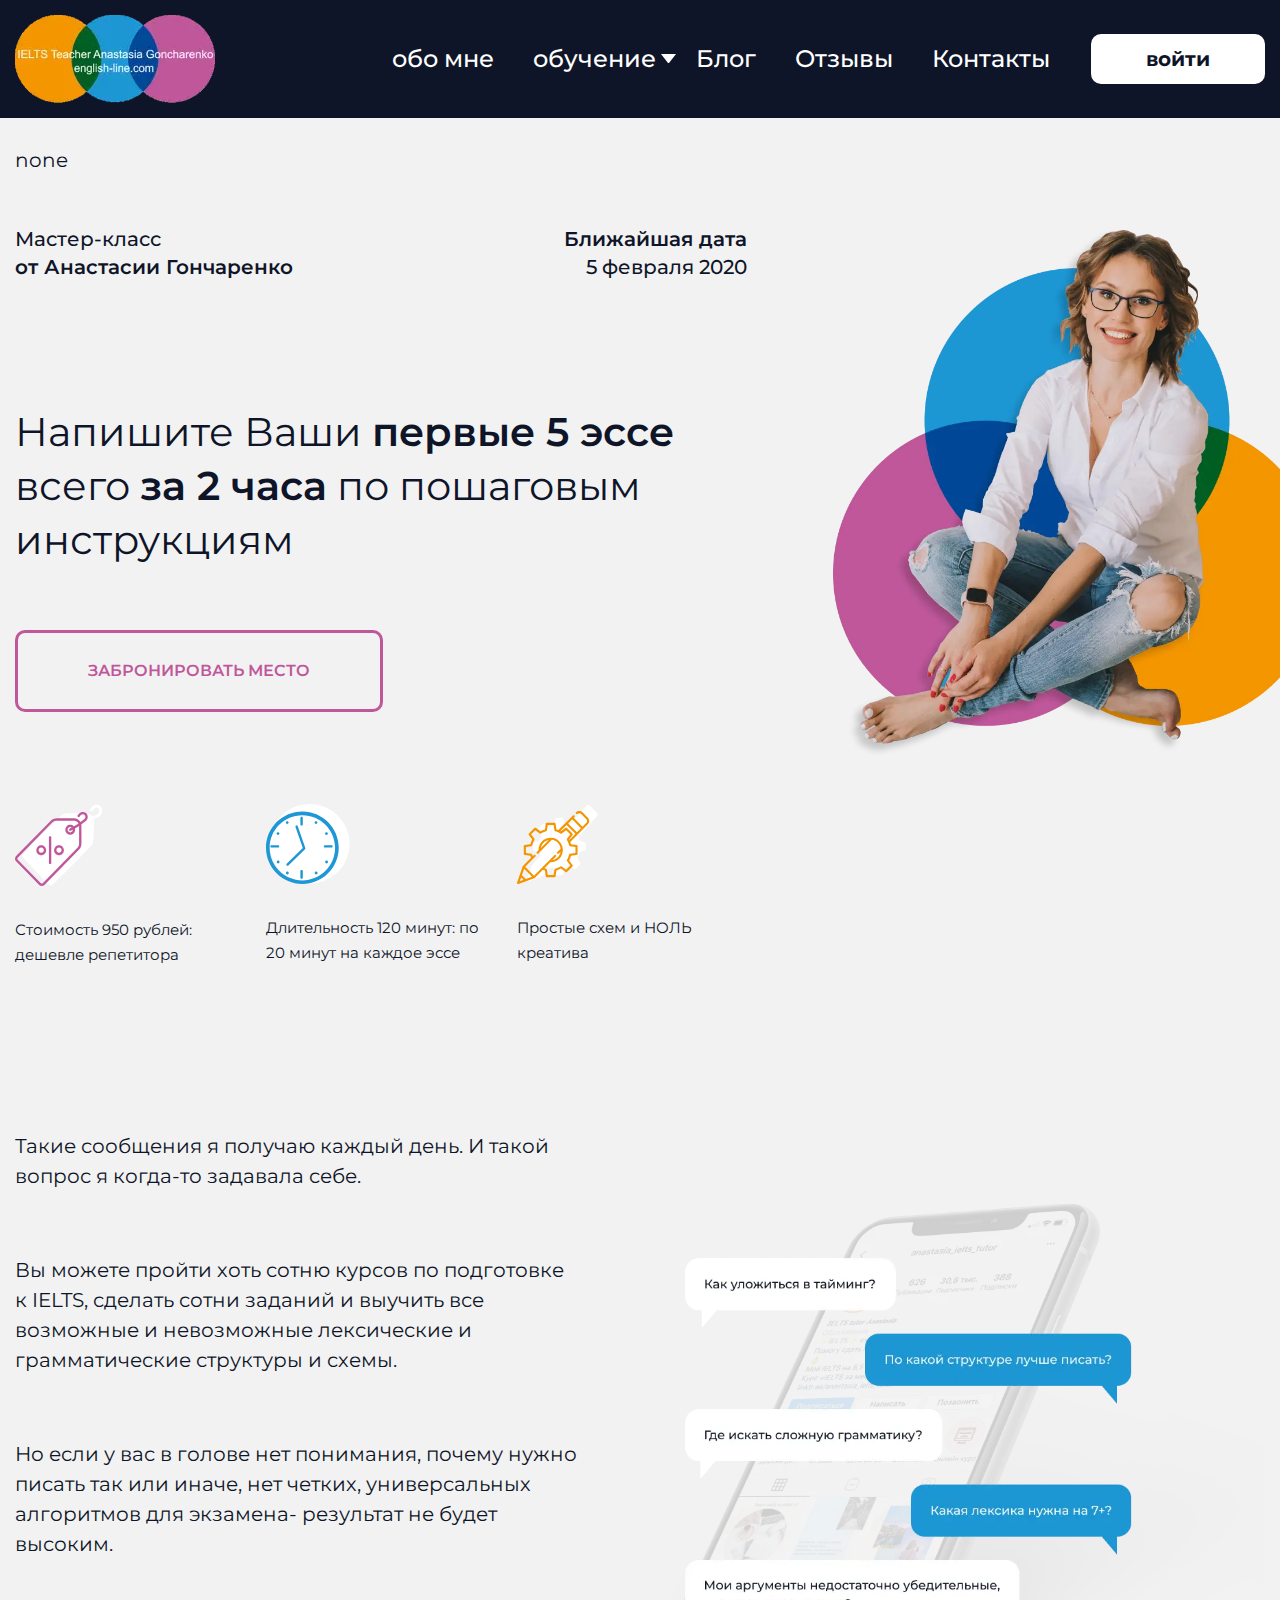
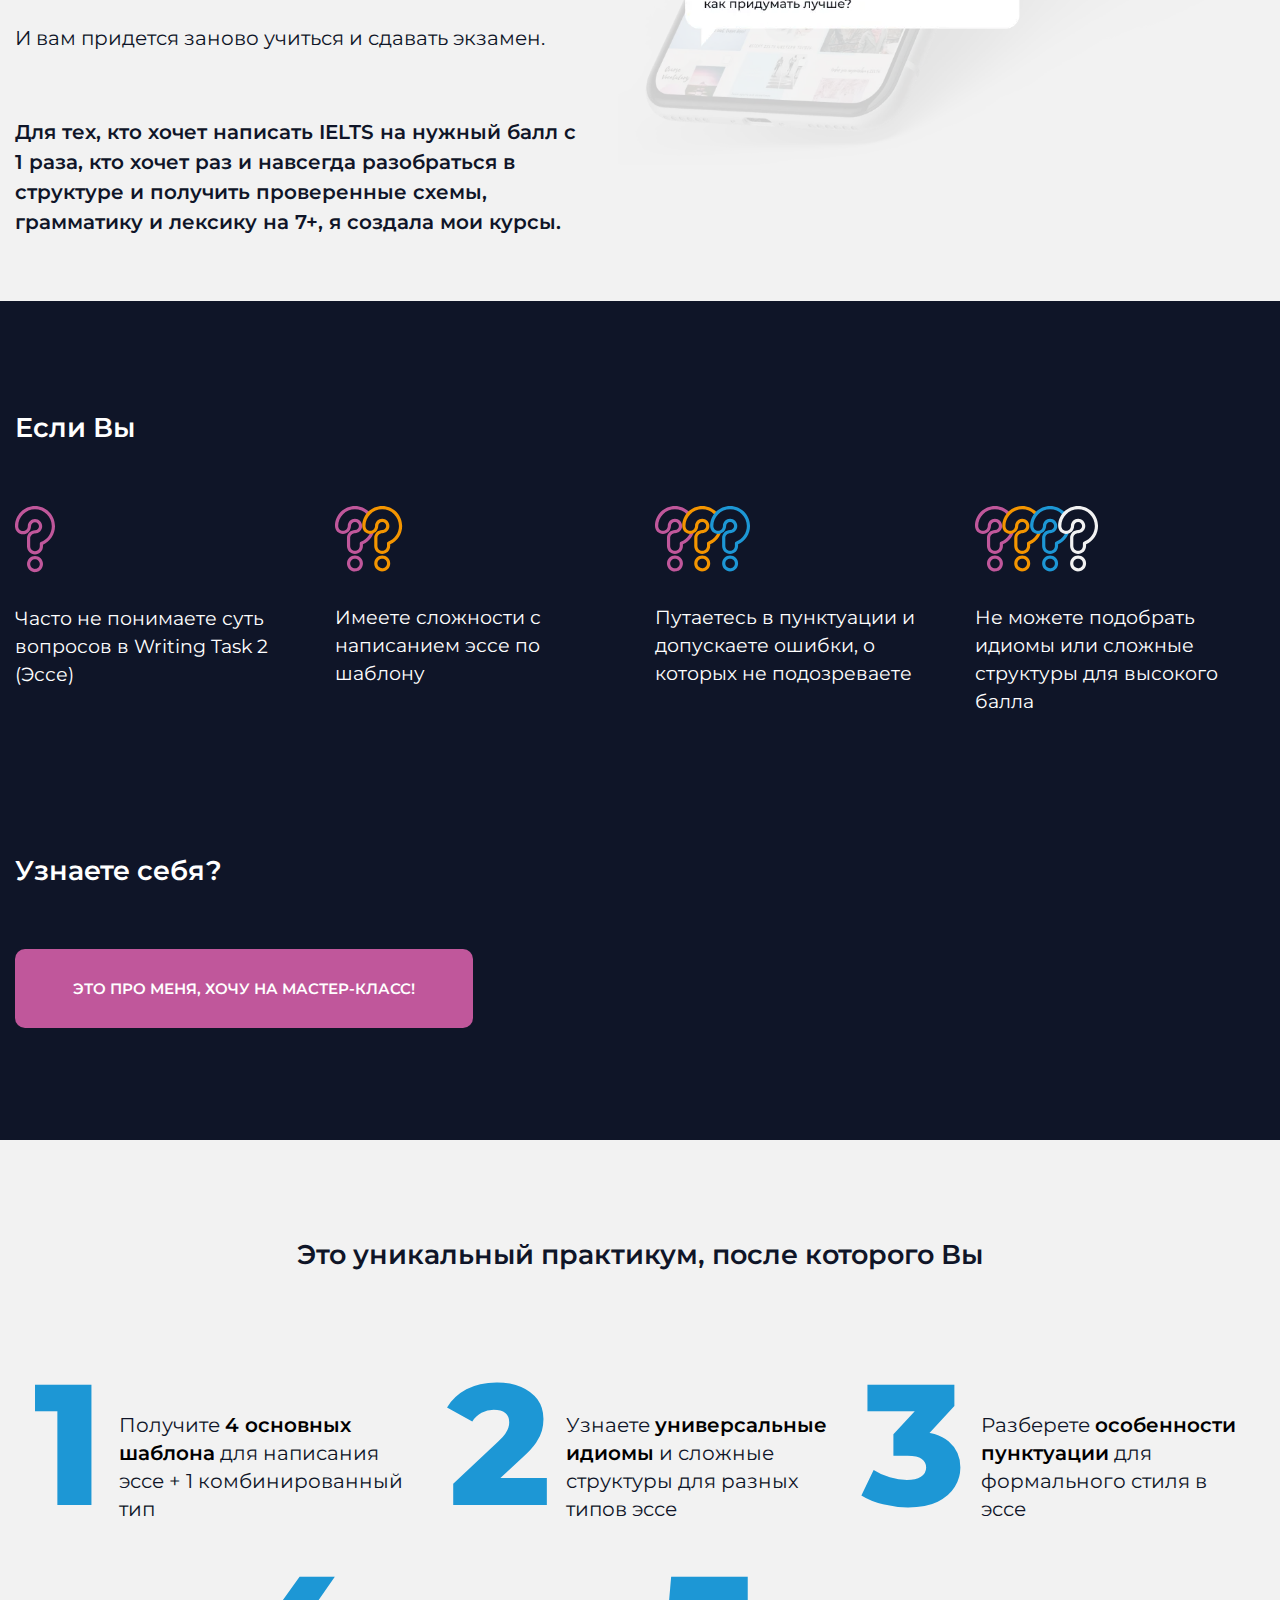
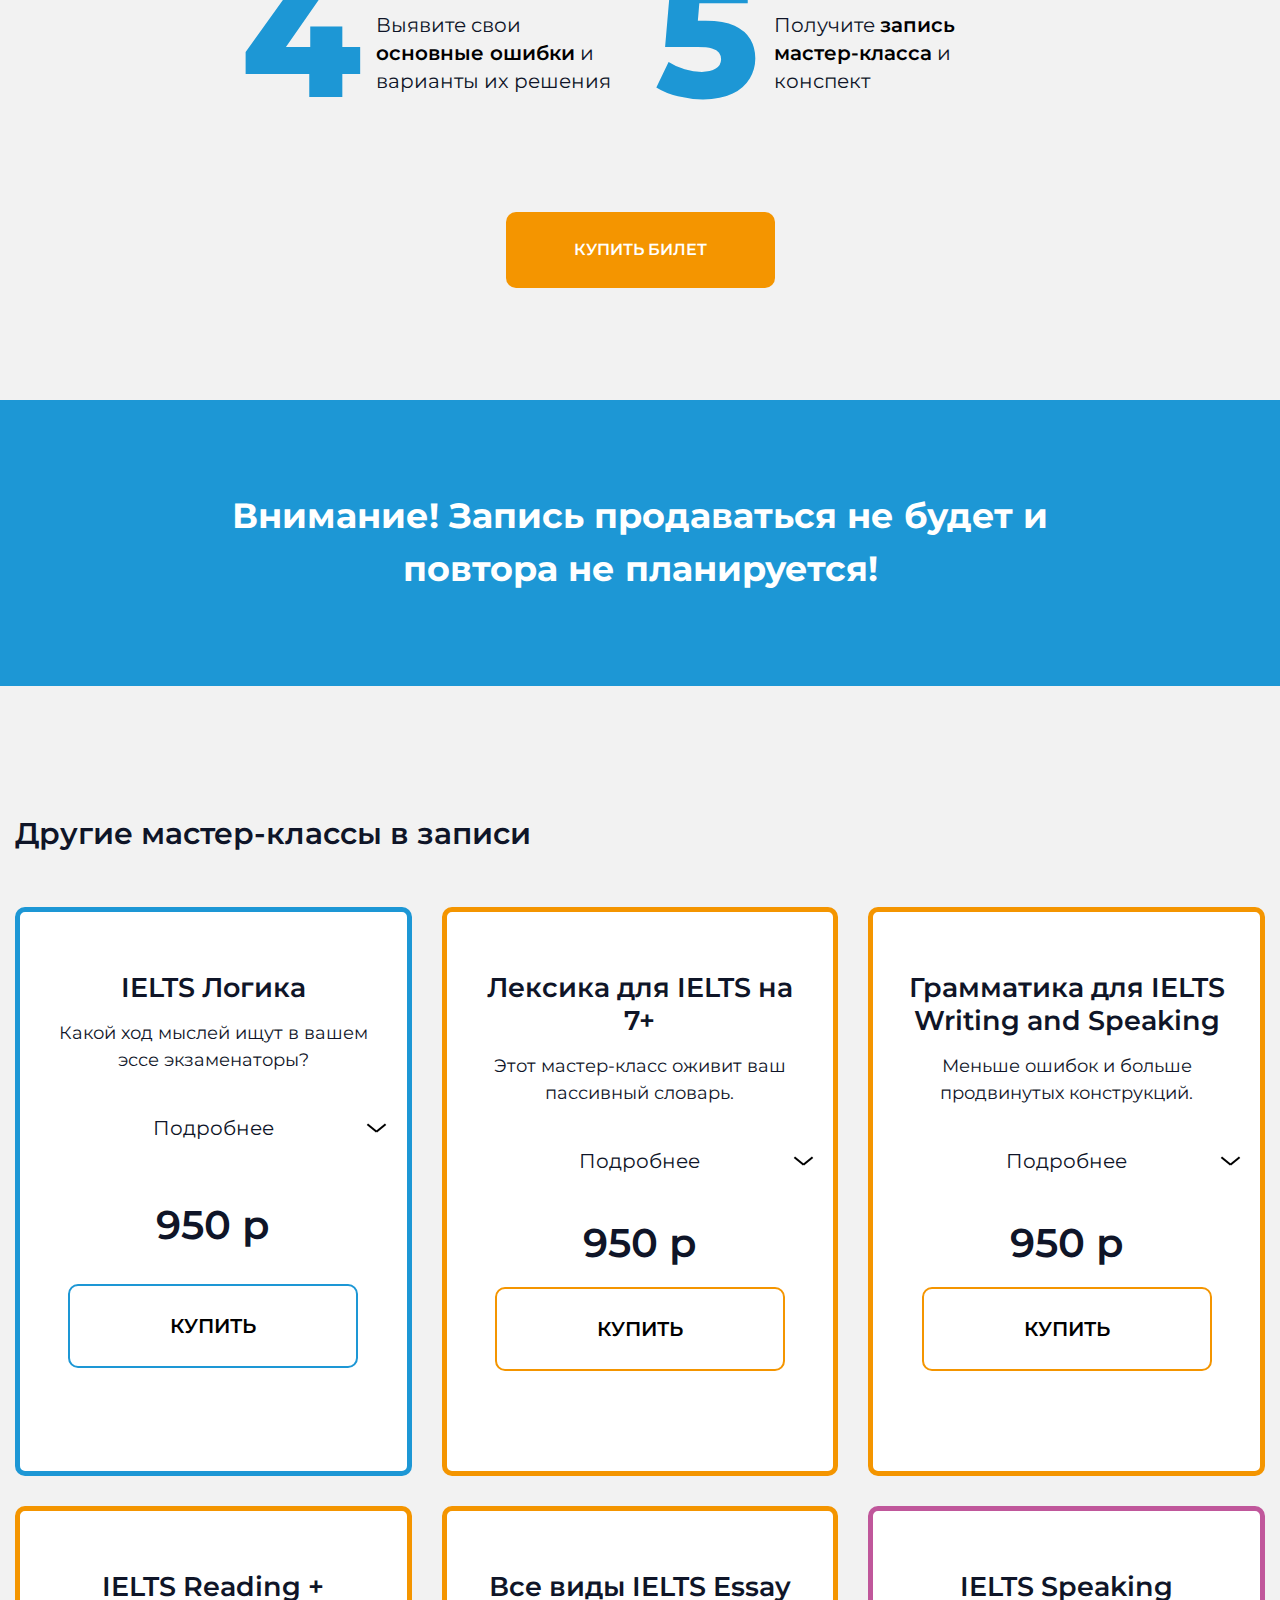
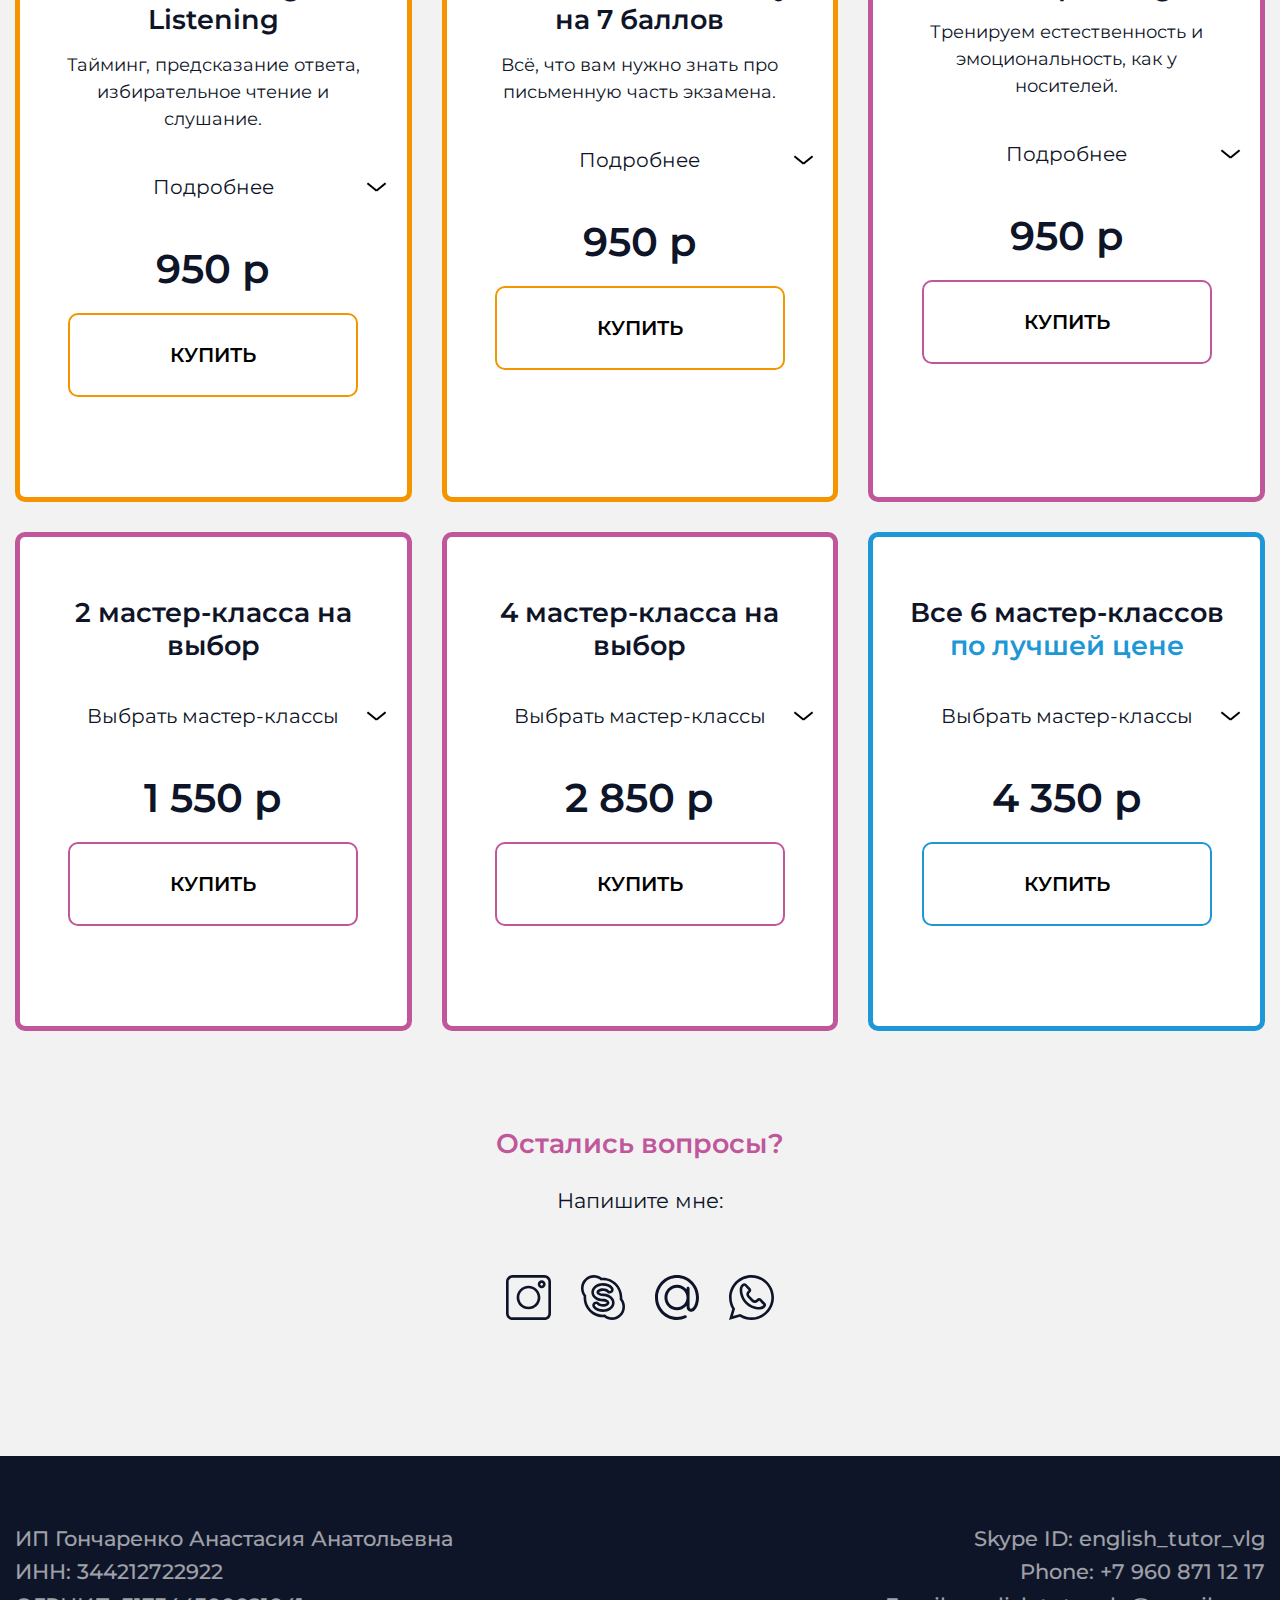
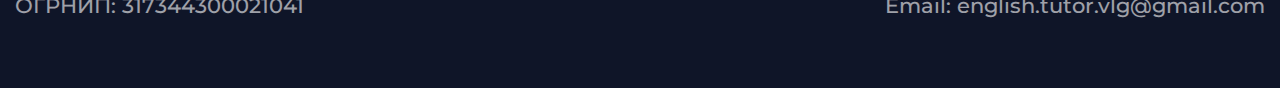
<file: home.html>
<!DOCTYPE html>
<html lang="en">

<head>
	<title>HomePage</title>
	<meta charset="UTF-8">
	<meta name="format-detection" content="telephone=no">
	<!-- <style>body{opacity: 0;}</style> -->
	<link rel="stylesheet" href="css/style.min.css?_v=20230721104145">
	<link rel="shortcut icon" href="favicon.ico">
	<!-- <meta name="robots" content="noindex, nofollow"> -->
	<meta name="viewport" content="width=device-width, initial-scale=1.0">
</head>

<body>
	<div class="wrapper">
		<header class="header">
			<div class="header__container">
				<a href="#" class="header__logo">
					<picture><source srcset="img/logo.webp" type="image/webp"><img src="img/logo.png" alt="logo-image"></picture>
				</a>
				<div class="header__menu menu">
					<nav class="menu__body">
						<ul class="menu__list">
							<li class="menu__item"><a href="#" class="menu__link">обо мне</a></li>
							<li class="menu__item menu__item-perent menu-perent"><a href="#" class="menu__link">обучение</a>
								<div class="menu-perent-wrapper">
									<ul class="menu-perent__list ">
										<li class="menu-perent__item"><a href="#" class="menu-perent__link">IELTS Логика</a></li>
										<li class="menu-perent__item"><a href="#" class="menu-perent__link">Лексика для IELTS на 7+</a></li>
										<li class="menu-perent__item"><a href="#" class="menu-perent__link">Грамматика для IELTS Writing and Speaking</a></li>
										<li class="menu-perent__item"><a href="#" class="menu-perent__link">IELTS Reading + Listening</a></li>
										<li class="menu-perent__item"><a href="#" class="menu-perent__link">Все виды IELTS Essay на 7 баллов</a></li>
										<li class="menu-perent__item"><a href="#" class="menu-perent__link">IELTS Speaking </a></li>
									</ul>
								</div>
							</li>
							<li class="menu__item"><a href="#" class="menu__link">Блог</a></li>
							<li class="menu__item"><a href="#" class="menu__link">Отзывы</a></li>
							<li class="menu__item"><a href="#" class="menu__link">Контакты</a></li>
						</ul>
					</nav>
					<button class="menu__login">Войти</button>
				</div>
				<button type="button" class="menu__icon icon-menu"><span></span></button>
			</div>
		</header>
		<main class="page">
			<section class="title-page">
				<div class="title-page__container">
					<div class="title-page__wrapper">
						<div class="title-page__block-text">
							<nav class="title-page__navigation">none</nav>
							<div class="title-page__preview-info info-preview">
								<div class="info-preview__author">
									<p><span>Мастер-класс</span></p>
									<p>от Анастасии Гончаренко</p>
								</div>
								<div class="info-preview__date">
									<p>Ближайшая дата</p>
									<p><span>5 февраля 2020</span></p>
								</div>
							</div>
							<h1 class="title-page__title">Напишите Ваши <span>первые 5 эссе</span> всего <span>за 2 часа</span> по пошаговым инструкциям</h1>
							<button data-da=".title-page__container, 991.98" class="title-page__button">ЗАБРОНИРОВАТЬ МЕСТО</button>
							<div data-da=".title-page__container, 991.98,2" class="title-page__info-card card-info">
								<div class="card-info__body">
									<div class="card-info__image">
										<img src="img/section-1/birka-icon.svg" alt="">
									</div>
									<div class="card-info__description">Стоимость 950 рублей: дешевле репетитора</div>
								</div>
								<div class="card-info__body">
									<div class="card-info__image">
										<img src="img/section-1/time-icon.svg" alt="">
									</div>
									<div class="card-info__description">Длительность 120 минут: по 20 минут на каждое эссе</div>
								</div>
								<div class="card-info__body">
									<div class="card-info__image">
										<img src="img/section-1/settings-icon.svg" alt="">
									</div>
									<div class="card-info__description">Простые схем и НОЛЬ креатива</div>
								</div>
							</div>
						</div>
						<div class="title-page__main-image">
							<picture><source srcset="img/section-1/main-image.webp" type="image/webp"><img src="img/section-1/main-image.png" alt=""></picture>
						</div>
					</div>
				</div>
			</section>
			<section class="page-info">
				<div class="page-info__container">
					<div class="page-info__wrapper">
						<div class="page-info__text">
							<p>Такие сообщения я получаю каждый день. И такой вопрос я когда-то задавала себе.</p>
							<p>Вы можете пройти хоть сотню курсов по подготовке к IELTS, сделать сотни заданий и выучить все возможные и невозможные лексические и грамматические структуры и схемы.</p>
							<p>Но если у вас в голове нет понимания, почему нужно писать так или иначе, нет четких, универсальных алгоритмов для экзамена- результат не будет высоким.</p>
							<p>И вам придется заново учиться и сдавать экзамен.</p>
							<p><span>Для тех, кто хочет написать IELTS на нужный балл с 1 раза, кто хочет раз и навсегда разобраться в структуре и получить проверенные схемы, грамматику и лексику на 7+, я создала мои курсы.</span></p>
						</div>
						<div class="page-info__img">
							<picture><source srcset="img/section-2/image-phone.webp" type="image/webp"><img src="img/section-2/image-phone.png" alt=""></picture>
						</div>
					</div>
					<div class="page-info__wrapper-copy">
						<div class="page-info__text-copy page-info__text-copy-bold">
							<p>Такие сообщения я получаю каждый день. </p>
							<p>И такой вопрос я когда-то задавала себе.</p>
						</div>
						<div class="page-info__img-copy page-info__img-copy-png">
							<picture><source srcset="img/section-2/image-phone.webp" type="image/webp"><img src="img/section-2/image-phone.png" alt=""></picture>
						</div>
						<div class="page-info__img-copy page-info__img-copy-svg">
							<img src="img/section-2/1.svg" alt="">
							<img src="img/section-2/2.svg" alt="">
							<img src="img/section-2/3.svg" alt="">
							<img src="img/section-2/4.svg" alt="">
							<img src="img/section-2/5.svg" alt="">
						</div>
						<div class="page-info__text-copy page-info__text-copy-span ">
							<p>Вы можете пройти хоть сотню курсов по подготовке к IELTS, сделать сотни заданий и выучить все возможные и невозможные лексические и грамматические структуры и схемы.</p>
							<p>Но если у вас в голове нет понимания, почему нужно писать так или иначе, нет четких, универсальных алгоритмов для экзамена- результат не будет высоким.</p>
							<p>И вам придется заново учиться и сдавать экзамен.</p>
							<p><span>Для тех, кто хочет написать IELTS на нужный балл с 1 раза, кто хочет раз и навсегда разобраться в структуре и получить проверенные схемы, грамматику и лексику на 7+, я создала мои курсы.</span></p>
						</div>
					</div>
				</div>
			</section>


			<section class="question">
				<div class="question__container">
					<h4 class="question__title">Если Вы</h4>
					<div class="question__cards-wrapper card">
						<div class="card__body">
							<div class="card__image">
								<img src="img/section-3/question-1.svg" alt="">
							</div>
							<div class="card__description">
								<p>Часто не понимаете суть вопросов в Writing Task 2 (Эссе)</p>
							</div>
						</div>
						<div class="card__body">
							<div class="card__image">
								<img src="img/section-3/question-2.svg" alt="">
							</div>
							<div class="card__description">
								<p>Имеете сложности с написанием эссе по шаблону</p>
							</div>
						</div>
						<div class="card__body">
							<div class="card__image">
								<img src="img/section-3/question-3.svg" alt="">
							</div>
							<div class="card__description">
								<p>Путаетесь в пунктуации и допускаете ошибки, о которых не подозреваете</p>
							</div>
						</div>
						<div class="card__body">
							<div class="card__image">
								<img src="img/section-3/question-4.svg" alt="">
							</div>
							<div class="card__description">
								<p>Не можете подобрать идиомы или сложные структуры для высокого балла</p>
							</div>
						</div>
					</div>
					<h4 class="question__title">Узнаете себя?</h4>
					<button class="question__button">ЭТО ПРО МЕНЯ, ХОЧУ НА МАСТЕР-КЛАСС!</button>
				</div>
			</section>

			<section class="skils">
				<div class="skils__container">
					<h4 class="skils__title">Это уникальный практикум, после которого Вы</h4>
					<div class="skils__cards-wrapper card-skils">
						<div class="card-skils__body">
							<div class="card-skils__number">1</div>
							<div class="card-skils__description">
								<p>Получите <span>4 основных шаблона</span> для написания эссе + 1 комбинированный тип</p>
							</div>
						</div>
						<div class="card-skils__body">
							<div class="card-skils__number">2</div>
							<div class="card-skils__description">
								<p>Узнаете <span>универсальные идиомы</span> и сложные структуры для разных типов эссе</p>
							</div>
						</div>
						<div class="card-skils__body">
							<div class="card-skils__number">3</div>
							<div class="card-skils__description">
								<p>Разберете <span>особенности пунктуации</span> для формального стиля в эссе</p>
							</div>
						</div>
						<div class="card-skils__body">
							<div class="card-skils__number">4</div>
							<div class="card-skils__description">
								<p>Выявите свои <span>основные ошибки</span> и варианты их решения</p>
							</div>
						</div>
						<div class="card-skils__body">
							<div class="card-skils__number">5</div>
							<div class="card-skils__description">
								<p>Получите <span>запись мастер-класса</span> и конспект</p>
							</div>
						</div>
					</div>
					<button class="card-skils__button">КУПИТЬ БИЛЕТ</button>
				</div>
				<div class="skils__warning-wrapper">
					<h3 class="skils__warning">Внимание! Запись продаваться не будет и повтора не планируется!</h3>
				</div>
			</section>
			<section class="other-master">
				<div class="other-master__container">
					<h3 class="other-master__title">Другие мастер-классы в записи</h3>
					<div class="other-master__cards-wrapper card">
						<div class="card__body-spollers">
							<h2 class="card__title-spollers">IELTS Логика</h2>
							<div class="card__description-spollers">
								<p>Какой ход мыслей ищут в вашем эссе экзаменаторы?</p>
							</div>
							<div data-spollers class="spollers">
								<details class="spollers__item">
									<summary class="spollers__title">Подробнее</summary>
									<div class="spollers__body">
										<div class="spoller__text">
											<p>В своем Мастер-классе "IELTS ЛОГИКА" я расскажу о том ходе мыслей, что ищут в вашем эссе экзаменаторы.</p>
										</div>
										<h4 class="spoller__title">В этом МК НЕ будет:</h4>
										<div class="spoller__text">
											<p>❌ заготовок и "рыб", которые составляют костяк эссе</p>
											<p>❌ механические фразы "на 9 баллов", которые уже давно не удивляют экзаменаторов</p>
											<p>❌ и прочих "IELTS tricks" рассчитанных на широкую публику</p>
										</div>
										<div class="spoller__text">
											<p>Научиться ПО-НАСТОЯЩЕМУ ХОРОШО писать не так сложно ЕСЛИ 👉 знать несколько принципов, которые легли в основу моего вебинара "IELTS ЛОГИКА".</p>
										</div>
										<h4 class="spoller__title">
											Участники вебинара "IELTS ЛОГИКА" научатся:</h4>
										<div class="spoller__text">
											<p>✅ логично, красиво и ЕСТЕСТВЕННО развивать любую мысль для эссе</p>
											<p>✅ быстро придумывать простые и удобные идеи для любого IELTS эссе</p>
											<p>✅ вписывать сложные структуры так, как носители и IELTS экзаменаторы</p>
											<p>✅ выбирать лексику КАК НОСИТЕЛЬ</p>
										</div>
									</div>
								</details>
								<div class="card__price-spollers">950 р</div>
								<button class="card__button-spollers">КУПИТЬ</button>
							</div>
						</div>
						<div class="card__body-spollers">
							<h2 class="card__title-spollers">Лексика для IELTS на 7+</h2>
							<div class="card__description-spollers">
								<p>Этот мастер-класс оживит ваш пассивный словарь.</p>
							</div>
							<div data-spollers class="spollers">
								<details class="spollers__item">
									<summary class="spollers__title">Подробнее</summary>
									<div class="spollers__body">
										<h4 class="spoller__title"> ПОЧЕМУ СПИСКИ ЛЕКСИКИ НЕ РАБОТАЮТ</h4>
										<div class="spoller__text">
											<p><span>Мало выучить слова - нужно понять как они ЖИВУТ В ЯЗЫКЕ</span> ☝ Об этом мой новый Мастер-класс "Лексика для IELTS на 7+" - это практикум, на котором мы "оживим" вашу лексику.</p>
											<p>👉 если ваш словарный запас сильно ограничен и приходится повторять одни и те же слова в Writing и Speaking</p>
											<p>👉 когда не знаете, как отличить формальные слова и используете informal в ваших эссе</p>
											<p>👉 для тех, у кого море списков английских слов уровня С1-С2, но в ваш активный словарный они так и не попали</p>
											<p>👉 поиск синонимов к словам затягивается на многочасовую работу</p>
											<p>👉 для студентов и педагогов, которые до сих пор не используют «hedging in essay»</p>
											<p>👉 когда при составлении ваших ответов получается сложный для понимания текст</p>
											<p>А готовые списки и рабочие тетради будут лишь средством, которые останутся всегда под рукой и будут использоваться, чтобы освежить материал в памяти 🙌</p>
										</div>
										<h4 class="spoller__title"> На Мастер-Классе участники научатся 👇</h4>
										<div class="spoller__text ">
											<p>✅ быстро перефразировать свои мысли для эссе</p>
											<p>✅ идиомы и метафоры разделим на 2 группы 👉 для Speaking и Writing </p>
											<p>✅ разберем что такое chunks and collocations</p>
											<p>✅ потренируемся использовать HEDGING в эссе</p>
											<p>✅ составим Top-Stop или основные ошибки, которые приносят ниже 7ми баллов</p>
											<p>✅ отфильтруем лексику на 6, 7 и 8 баллов, для тех, кому нужны списки попроще или сложнее для своих ответов. Ведь 7+ нужен не каждому 👌</p>
										</div>
									</div>
								</details>
							</div>
							<div class="card__price-spollers">950 р</div>
							<button class="card__button-spollers">КУПИТЬ</button>
						</div>
						<div class="card__body-spollers">
							<h2 class="card__title-spollers">Грамматика для IELTS Writing and Speaking</h2>
							<div class="card__description-spollers">
								<p>Меньше ошибок и больше продвинутых конструкций.</p>
							</div>
							<div data-spollers class="spollers">
								<details class="spollers__item">
									<summary class="spollers__title">Подробнее</summary>
									<div class="spollers__body">
										<div class="spoller__text">
											<p>УТРАМБОВАТЬ всю грамматику для IELTS writing and speaking</p>
											<p>Задача не самая простая...</p>
											<p>Но не для участников много вебинара. За нескольких лет провела отфильтровала grammar материала и выделила следующее ⬇️</p>
											<p>Высокий балл по грамматике в устной и письменной части - это сочетание Range & Accuracy, поэтому на мастер-классе 2 блока:</p>
										</div>
										<h4 class="spoller__title">1) Accuracy - основные правила, которые сократят количество ошибок в вашем эссе:</h4>
										<div class="spoller__text">
											<p>✅ артикли</p>
											<p>✅ запятые</p>
											<p>✅ времена глаголов</p>
											<p></p>
											<p></p>
											<p></p>
											<p></p>
											<p></p>
											<p></p>
											<p></p>
											<p></p>
											<p></p>
										</div>
										<h4 class="spoller__title">2) Range - расскажу как использовать продвинутые конструкции чтобы показать экзаменатору ваш высокий уровень языка:</h4>
										<div class="spoller__text">
											<p>✅ пассив</p>
											<p>✅ сослагательное наклонение</p>
											<p>✅ инверсии</p>
											<p>✅ participle phrases</p>
											<p>✅ двойные союзы</p>
											<p></p>
											<p></p>
											<p></p>
											<p></p>
											<p></p>
											<p></p>
											<p></p>
										</div>
										<h4 class="spoller__text"><span>Отдельный блок 👉 продвинутая грамматика для IELTS speaking, которая отличается от той что даю для эссе</span>. В этом блоке расскажу о таких структурах как:</h4>
										<div class="spoller__text">
											<p>✅ conditionals "I wish ..."</p>
											<p>✅ cleft sentences</p>
											<p>✅ past and future structures</p>
											<p>✅ emphatic structures</p>
											<p></p>
											<p></p>
											<p></p>
										</div>
									</div>
								</details>
							</div>
							<div class="card__price-spollers">950 р</div>
							<button class="card__button-spollers">КУПИТЬ</button>
						</div>
						<div class="card__body-spollers">
							<h2 class="card__title-spollers">IELTS Reading + Listening</h2>
							<div class="card__description-spollers">
								<p>Тайминг, предсказание ответа, избирательное чтение и слушание.</p>
							</div>
							<div data-spollers class="spollers">
								<details class="spollers__item">
									<summary class="spollers__title">Подробнее</summary>
									<div class="spollers__body">
										<h4 class="spoller__title"></h4>
										<div class="spoller__text">
											<p>2=1, ВЕБИНАР ПО IELTS READING&LISTENING 💫</p>
											<p>Тот случай, когда платите за ОДИН ВЕБИНАР, а получаете в 2 РАЗА БОЛЬШЕ информации <span>90 минут продуктивной работы с ДВУМЯ АСПЕКТАМИ IELTS экзамена</span> 👍</p>
											<p>💥АВТОРСКИЙ РЕЛИЗ IELTS READING&LISTENING 👉Разработала по многочисленным просьбам студентов, у которых много отработанных listening и reading tasks, но небольшой ПРОГРЕСС в баллах 😕</p>
											<p>Одной из причин может служить пробел в подходах к заданиям ☝. Распределив правильно время и поставив технику работы с заданиями, можно добиться хорошего прогресса в баллах. <span>Как это работает</span> 🔽</p>
											<p>Например у вас проблемы с Listening Tasks 👇</p>
											<p>◽ понимаете на слух - но теряешься при ответах</p>
											<p>◽ делаете ошибки в простых заданиях</p>
											<p>◽ отвлекаетесь и не можете сфокусироваться на главном</p>
											<p></p>
											<p></p>
											<p></p>
											<p></p>
										</div>
										<h4 class="spoller__title">На Вебинаре разберем стратегии и научимся 🙌</h4>
										<div class="spoller__text">
											<p>✅ не теряться и сконцентрироваться на самом важном</p>
											<p>✅ использовать ИЗБИРАТЕЛЬНОЕ слушание, которое решает ВСЕ</p>
											<p>✅ быть предсказателем будущего (без шуток)</p>
										</div>
										<div class="spoller__text">
											<p>Или проблемы с Reading Tasks</p>
											<p>◽ не справляетесь в жестким таймингом</p>
											<p>◽ считаете задания в IELTS reading БЕЗ логики</p>
											<p>◽ ссылаетесь на маленький словарный запас</p>
										</div>
										<h4 class="spoller__title">После Вебинара IELTS READING&LISTENING</h4>
										<div class="spoller__text">
											<p>✅ научитесь правильно планировать время на задания</p>
											<p>✅ сможете понимать ЛОГИКУ заданий</p>
											<p>✅ перестанете читать весь текст и научитесь находить ключевые части</p>
											<p></p>
											<p></p>
											<p></p>
											<p></p>
											<p></p>
										</div>
										<div class="spoller__text">
											<p>⏱ Продолжительность - 90 минут.</p>
											<p></p>
											<p></p>
											<p></p>
											<p></p>
										</div>
									</div>
								</details>
							</div>
							<div class="card__price-spollers">950 р</div>
							<button class="card__button-spollers">КУПИТЬ</button>
						</div>
						<div class="card__body-spollers">
							<h2 class="card__title-spollers">Все виды IELTS Essay на 7 баллов</h2>
							<div class="card__description-spollers">
								<p>Всё, что вам нужно знать про письменную часть экзамена.</p>
							</div>
							<div data-spollers class="spollers">
								<details class="spollers__item">
									<summary class="spollers__title">Подробнее</summary>
									<div class="spollers__body">
										<div class="spoller__text ">
											<p>Боитесь эссе как 🔥?</p>
											<p>Думаете что вам никогда в них не разобраться?😱</p>
											<p>Задание загоняет вас в тупик? Не знаете как сформулировать свои мысли? За что хвататься??</p>
											<p></p>
										</div>
										<h4 class="spoller__title">После моего вебинара вы наконец разберетесь раз и навсегда как писать ЛЮБОЕ IELTS essay.</h4>
										<div class="spoller__text ">
											<p>На моем самом большом вебинаре (120 минут) я расскажу ВСЕ что вам нужно знать про письменную часть экзамена.</p>
											<p></p>
											<p></p>
											<p></p>
										</div>
										<h4 class="spoller__title">Вы научитесь: ⠀ </h4>
										<div class="spoller__text ">
											<p>✅ различать 5 типов эссе</p>
											<p>✅ в первые же секунды составлять план любого эссе </p>
											<p>✅ правильно понимать вопрос</p>
											<p>✅ быстро придумывать аргументы на любую тему</p>
											<p>✅ развивать свои мысли так, как хочет IELTS examiner</p>
											<p>✅ избегать ошибок, которые не дают вам получить выше 6 баллов</p>
										</div>
									</div>
								</details>
							</div>
							<div class="card__price-spollers">950 р</div>
							<button class="card__button-spollers">КУПИТЬ</button>
						</div>
						<div class="card__body-spollers">
							<h2 class="card__title-spollers">IELTS Speaking</h2>
							<div class="card__description-spollers">
								<p>Тренируем естественность и эмоциональность, как у носителей.</p>
							</div>
							<div data-spollers class="spollers">
								<details class="spollers__item">
									<summary class="spollers__title">Подробнее</summary>
									<div class="spollers__body">
										<h4 class="spoller__title">На этом мастер-классе дам вам кучу IELTS Speaking шпаргалок для вашего спокойствия и настроя на успешную сдачу экзамена:</h4>
										<h4 class="spoller__title"></h4>
										<div class="spoller__text ">
											<p>✅ обновленная теория по всем аспектам IELTS speaking</p>
											<p>✅ новый список вопросов май-август 2020</p>
											<p>✅ разработки по лексике по основным</p>
											<p>✅ мой новый чек лист по всем вопросам</p>
											<p>✅ рабочая тетрадь - ваши ответы я проверю на вебинаре</p>
											<p></p>
											<p></p>
										</div>
										<div class="spoller__text ">
											<p>И самое главное, научу пользоваться своими "шпаргалками"😝. <span>На Мастер-классе участники</span>:</p>
											<p></p>
											<p></p>
											<p></p>
											<p></p>
										</div>
										<div class="spoller__text ">
											<p>🔻 научатся говорить сложно, но естественно</p>
											<p>🔻узнают какая лексика помогает сойти за носителя, а какая выдает в ваш невысокий уровень</p>
											<p>🔻 потренируют интонацию носителей, а не как гугл переводчика</p>
											<p>🔻 смогут придать естественности и эмоций вашей речи</p>
											<p>🔻 узнают как отвечать на те вопросы, которые ставят в тупик даже на русском.</p>
											<p></p>
											<p></p>
											<p></p>
											<p></p>
										</div>
										<h4 class="spoller__title">А еще расскажу пару секретов внутренней кухни экзаменаторов, которыми они разрешили с вами поделиться, например:</h4>
										<div class="spoller__text ">
											<p>👀 кто имеет право на особые условия сдачи теста</p>
											<p>👀 какая часть теста играет самую большую роль для вашего балла</p>
											<p>👀 запретные темы на спикинг</p>
											<p>👀 как экзаменаторы ставят баллы</p>
											<p></p>
											<p></p>
											<p></p>
											<p></p>
										</div>
									</div>
								</details>
							</div>
							<div class="card__price-spollers">950 р</div>
							<button class="card__button-spollers">КУПИТЬ</button>
						</div>
						<div class="card__body-spollers">
							<h2 class="card__title-spollers">2 мастер-класса на выбор</h2>
							<div class="card__description-spollers">
								<p></p>
							</div>
							<div data-spollers class="spollers">
								<details class="spollers__item">
									<summary class="spollers__title">Выбрать мастер-классы</summary>
									<div class="spollers__body">
										<form class="spoller__checkbox checkbox" data-max-allowed="2" action="#">
											<div class="checkbox__wrapper">
												<input type="checkbox" id="checkbox-01" name="choice1" value="option1" class="checkbox__input">
												<span class="checkbox__mark"></span>
												<label class="checkbox__label" for="checkbox-01">IELTS Логика</label>
											</div>

											<div class="checkbox__wrapper">
												<input type="checkbox" id="checkbox-02" name="choice2" value="option2" class="checkbox__input">
												<span class="checkbox__mark"></span>
												<label class="checkbox__label" for="checkbox-02">Лексика для IELTS на 7+</label>
											</div>

											<div class="checkbox__wrapper">
												<input type="checkbox" id="checkbox-03" name="choice3" value="option3" class="checkbox__input">
												<span class="checkbox__mark"></span>
												<label class="checkbox__label" for="checkbox-03">Грамматика для IELTS Writing and Speaking</label>
											</div>

											<div class="checkbox__wrapper">
												<input type="checkbox" id="checkbox-04" name="choice4" value="option4" class="checkbox__input">
												<span class="checkbox__mark"></span>
												<label class="checkbox__label" for="checkbox-04">IELTS Reading + Listening</label>
											</div>

											<div class="checkbox__wrapper">
												<input type="checkbox" id="checkbox-05" name="choice5" value="option5" class="checkbox__input">
												<span class="checkbox__mark"></span>
												<label class="checkbox__label" for="checkbox-05">Все виды IELTS Essay на 7 баллов</label>
											</div>

											<div class="checkbox__wrapper">
												<input type="checkbox" id="checkbox-06" name="choice6" value="option6" class="checkbox__input">
												<span class="checkbox__mark"></span>
												<label class="checkbox__label" for="checkbox-06">IELTS Speaking</label>
											</div>
										</form>

									</div>

								</details>
							</div>
							<div class="card__price-spollers">1 550 р</div>
							<button class="card__button-spollers">КУПИТЬ</button>
						</div>
						<div class="card__body-spollers">
							<h2 class="card__title-spollers">4 мастер-класса на выбор</h2>
							<div class="card__description-spollers">
								<p></p>
							</div>
							<div data-spollers class="spollers">
								<details class="spollers__item">
									<summary class="spollers__title">Выбрать мастер-классы</summary>
									<div class="spollers__body">
										<form class="spoller__checkbox checkbox " data-max-allowed="4" action="#">
											<div class="checkbox__wrapper">
												<input type="checkbox" id="checkbox-07" name="choice7" value="option7" class="checkbox__input">
												<span class="checkbox__mark"></span>
												<label class="checkbox__label" for="checkbox-07">IELTS Логика</label>
											</div>

											<div class="checkbox__wrapper">
												<input type="checkbox" id="checkbox-08" name="choice8" value="option8" class="checkbox__input">
												<span class="checkbox__mark"></span>
												<label class="checkbox__label" for="checkbox-08">Лексика для IELTS на 7+</label>
											</div>

											<div class="checkbox__wrapper">
												<input type="checkbox" id="checkbox-09" name="choice9" value="option9" class="checkbox__input">
												<span class="checkbox__mark"></span>
												<label class="checkbox__label" for="checkbox-09">Грамматика для IELTS Writing and Speaking</label>
											</div>

											<div class="checkbox__wrapper">
												<input type="checkbox" id="checkbox-10" name="choice10" value="option10" class="checkbox__input">
												<span class="checkbox__mark"></span>
												<label class="checkbox__label" for="checkbox-10">IELTS Reading + Listening</label>
											</div>

											<div class="checkbox__wrapper">
												<input type="checkbox" id="checkbox-11" name="choice11" value="option11" class="checkbox__input">
												<span class="checkbox__mark"></span>
												<label class="checkbox__label" for="checkbox-11">Все виды IELTS Essay на 7 баллов</label>
											</div>

											<div class="checkbox__wrapper">
												<input type="checkbox" id="checkbox-12" name="choice12" value="option12" class="checkbox__input">
												<span class="checkbox__mark"></span>
												<label class="checkbox__label" for="checkbox-12">IELTS Speaking</label>
											</div>
										</form>

									</div>

								</details>
							</div>
							<div class="card__price-spollers">2 850 р</div>
							<button class="card__button-spollers">КУПИТЬ</button>
						</div>
						<div class="card__body-spollers">
							<h2 class="card__title-spollers">Все 6 мастер-классов <span>по лучшей цене</span></h2>
							<div class="card__description-spollers">
								<p></p>
							</div>
							<div data-spollers class="spollers">
								<details class="spollers__item">
									<summary class="spollers__title">Выбрать мастер-классы</summary>
									<div class="spollers__body">
										<form class="spoller__checkbox checkbox" data-max-allowed="6" action="#">
											<div class="checkbox__wrapper">
												<input type="checkbox" id="checkbox-13" name="choice13" value="option13" class="checkbox__input">
												<span class="checkbox__mark"></span>
												<label class="checkbox__label" for="checkbox-13">IELTS Логика</label>
											</div>

											<div class="checkbox__wrapper">
												<input type="checkbox" id="checkbox-14" name="choice14" value="option14" class="checkbox__input">
												<span class="checkbox__mark"></span>
												<label class="checkbox__label" for="checkbox-14">Лексика для IELTS на 7+</label>
											</div>

											<div class="checkbox__wrapper">
												<input type="checkbox" id="checkbox-15" name="choice15" value="option15" class="checkbox__input">
												<span class="checkbox__mark"></span>
												<label class="checkbox__label" for="checkbox-15">Грамматика для IELTS Writing and Speaking</label>
											</div>

											<div class="checkbox__wrapper">
												<input type="checkbox" id="checkbox-16" name="choice16" value="option16" class="checkbox__input">
												<span class="checkbox__mark"></span>
												<label class="checkbox__label" for="checkbox-16">IELTS Reading + Listening</label>
											</div>

											<div class="checkbox__wrapper">
												<input type="checkbox" id="checkbox-17" name="choice17" value="option17" class="checkbox__input">
												<span class="checkbox__mark"></span>
												<label class="checkbox__label" for="checkbox-17">Все виды IELTS Essay на 7 баллов</label>
											</div>

											<div class="checkbox__wrapper">
												<input type="checkbox" id="checkbox-18" name="choice18" value="option18" class="checkbox__input">
												<span class="checkbox__mark"></span>
												<label class="checkbox__label" for="checkbox-18">IELTS Speaking</label>
											</div>
										</form>

									</div>

								</details>
							</div>
							<div class="card__price-spollers">4 350 р</div>
							<button class="card__button-spollers">КУПИТЬ</button>
						</div>
					</div>
				</div>
			</section>


			<section class="social">
				<div class="social__container">
					<h4 class="social__title">Остались вопросы?</h4>
					<div class="social__text">
						<p>Напишите мне:</p>
					</div>
					<ul class="social__menu menu-social">
						<li class="menu-social__item">
							<a href="" class="menu-social__link">
								<img src="img/section-6/instagram.svg" class="menu-social__img" alt="imstagram">
							</a>
						</li>
						<li class="menu-social__item">
							<a href="" class="menu-social__link">
								<img src="img/section-6/skype.svg" class="menu-social__img" alt="skype">
							</a>
						</li>
						<li class="menu-social__item">
							<a href="" class="menu-social__link">
								<img src="img/section-6/mail.svg" class="menu-social__img" alt="gamil">
							</a>
						</li>
						<li class="menu-social__item">
							<a href="" class="menu-social__link">
								<img src="img/section-6/whatsapp.svg" class="menu-social__img" alt="whatsapp">
							</a>
						</li>
					</ul>
				</div>
			</section>

		</main>
		<footer class="footer">
			<div class="footer__container">
				<div class="footer__info">
					<p>ИП Гончаренко Анастасия Анатольевна</p>
					<p>ИНН: 344212722922</p>
					<p>ОГРНИП: 317344300021041</p>
				</div>
				<div class="footer__contact">
					<p>Skype ID: english_tutor_vlg</p>
					<p>Phone: +7 960 871 12 17</p>
					<p>Email: english.tutor.vlg@gmail.com</p>
				</div>
			</div>
		</footer>
	</div>
	<script src="js/app.min.js?_v=20230721104145"></script>
</body>

</html>
</file>
<file: css/style.min.css>
@charset "UTF-8";@import url(https://fonts.googleapis.com/css?family=Montserrat:300,regular,500,600,700,800&display=swap);*{padding:0;margin:0;border:0}*,:after,:before{-webkit-box-sizing:border-box;box-sizing:border-box}body,html{height:100%;min-width:320px}body{color:#0f1528;line-height:1;font-family:Montserrat;font-size:1.25rem;-ms-text-size-adjust:100%;-moz-text-size-adjust:100%;-webkit-text-size-adjust:100%;-webkit-font-smoothing:antialiased;-moz-osx-font-smoothing:grayscale}button,input,textarea{font-family:Montserrat;font-size:inherit;line-height:inherit}button{cursor:pointer;color:inherit;background-color:transparent}a{color:inherit;text-decoration:none}ul li{list-style:none}img{vertical-align:top}h1,h2,h3,h4,h5,h6{font-weight:inherit;font-size:inherit}summary{list-style:none}.lock body{overflow:hidden;-ms-touch-action:none;touch-action:none;-ms-scroll-chaining:none;overscroll-behavior:none}.wrapper{min-height:100%;display:-webkit-box;display:-ms-flexbox;display:flex;-webkit-box-orient:vertical;-webkit-box-direction:normal;-ms-flex-direction:column;flex-direction:column;overflow:hidden}@supports (overflow:clip){.wrapper{overflow:clip}}.wrapper>main{-webkit-box-flex:1;-ms-flex:1 1 auto;flex:1 1 auto;background-color:#f2f2f2}.wrapper>*{min-width:0}[class*=__container]{max-width:97.5rem;margin:0 auto;padding:0 .9375rem}.spollers{display:-ms-grid;display:grid;gap:15px}.spollers__item{font-size:1.25rem}.spollers__title{margin:0 auto;width:90%;cursor:default;text-align:center;padding:.75rem .9375rem;position:relative}._spoller-init .spollers__title{cursor:pointer}._spoller-init .spollers__title::after,._spoller-init .spollers__title::before{content:"";position:absolute;right:0;top:50%;background-color:#000;height:2px;width:12px;-webkit-transition:-webkit-transform .5s ease 0s;transition:-webkit-transform .5s ease 0s;transition:transform .5s ease 0s;transition:transform .5s ease 0s,-webkit-transform .5s ease 0s}._spoller-init .spollers__title::before{-webkit-transform:translate(-75%,-50%) rotate(40deg);-ms-transform:translate(-75%,-50%) rotate(40deg);transform:translate(-75%,-50%) rotate(40deg)}._spoller-init .spollers__title::after{-webkit-transform:translate(0,-50%) rotate(-40deg);-ms-transform:translate(0,-50%) rotate(-40deg);transform:translate(0,-50%) rotate(-40deg)}._spoller-init .spollers__title._spoller-active{border-top:3px solid;border-color:var(--border-color)}._spoller-init .spollers__title._spoller-active::before{-webkit-transform:translateX(-75%) rotate(-40deg);-ms-transform:translateX(-75%) rotate(-40deg);transform:translateX(-75%) rotate(-40deg)}._spoller-init .spollers__title._spoller-active::after{-webkit-transform:rotate(40deg);-ms-transform:rotate(40deg);transform:rotate(40deg)}.spollers__body{border-bottom:3px solid;border-color:var(--border-color);padding-bottom:1.25rem}[class*=-ibg]{position:relative}[class*=-ibg] img{position:absolute;width:100%;height:100%;top:0;left:0;-o-object-fit:cover;object-fit:cover}[class*=-ibg_contain] img{-o-object-fit:contain;object-fit:contain}.header{position:relative;background-color:#0f1528}.header__container{display:-webkit-box;display:-ms-flexbox;display:flex;-webkit-box-pack:justify;-ms-flex-pack:justify;justify-content:space-between;-webkit-box-align:center;-ms-flex-align:center;align-items:center;-webkit-column-gap:1.25rem;-moz-column-gap:1.25rem;column-gap:1.25rem;padding:.9375rem .9375rem}.header__logo img{position:relative;z-index:10}.menu-open .header__menu,.menu-open .header__menu::before{left:0}.menu__login{padding:.9375rem 3.4375rem;color:#0f1528;font-size:20px;font-weight:700;text-transform:lowercase;background-color:#fff;border-radius:.625rem;-webkit-transition:all .3s;transition:all .3s}.menu__list{display:-webkit-box;display:-ms-flexbox;display:flex}.menu__item{position:relative;color:#fff}.menu__link{padding:.3125rem 0}.menu__link::before{content:"";-webkit-transition:all .3s ease 0s;transition:all .3s ease 0s;display:block;position:absolute;bottom:-.3125rem;left:0;width:0;height:.125rem;background:#fff;border-radius:3.125rem}.menu__item-perent::after{content:"";-webkit-transition:all .3s ease 0s;transition:all .3s ease 0s;position:absolute;border-left:.46875rem solid transparent;border-right:.46875rem solid transparent;border-top:.5625rem solid #fff}.menu-perent__list{display:-webkit-box;display:-ms-flexbox;display:flex;-webkit-box-orient:vertical;-webkit-box-direction:normal;-ms-flex-direction:column;flex-direction:column;row-gap:1.25rem}.menu-perent__item{font-size:1.25rem;font-weight:400}.icon-menu{display:none}.footer{background-color:#0f1528}.footer__container{margin:4.125rem auto;display:-webkit-box;display:-ms-flexbox;display:flex;-webkit-box-pack:justify;-ms-flex-pack:justify;justify-content:space-between;-webkit-box-align:center;-ms-flex-align:center;align-items:center}.footer__contact,.footer__info{opacity:.6;color:#fff;font-weight:500;line-height:2.25rem}.title-page__container{margin-top:2rem;margin-bottom:12.5rem}.title-page__wrapper{display:-webkit-box;display:-ms-flexbox;display:flex;-webkit-box-pack:justify;-ms-flex-pack:justify;justify-content:space-between;-webkit-column-gap:1.875rem;-moz-column-gap:1.875rem;column-gap:1.875rem}.title-page__main-image img{position:relative;max-width:100%}.title-page__navigation{margin-bottom:4rem}.title-page__title{font-style:normal;font-weight:400;margin-bottom:4rem}.title-page__title span{font-weight:600}.title-page__button{color:#c0579b;font-size:1rem;font-weight:600;text-transform:uppercase;padding:1.875rem 4.375rem;border-radius:10px;border:3px solid #c0579b;-webkit-transition:all .3s;transition:all .3s}.info-preview{display:-webkit-box;display:-ms-flexbox;display:flex;-webkit-box-pack:justify;-ms-flex-pack:justify;justify-content:space-between;-webkit-column-gap:.625rem;-moz-column-gap:.625rem;column-gap:.625rem;font-weight:600}.info-preview span{font-weight:500}.info-preview__author{-ms-flex-preferred-size:50%;flex-basis:50%}.info-preview__date{-ms-flex-preferred-size:50%;flex-basis:50%;text-align:end}.card-info{display:-webkit-box;display:-ms-flexbox;display:flex}.card-info__body{display:-webkit-box;display:-ms-flexbox;display:flex;-webkit-box-orient:vertical;-webkit-box-direction:normal;-ms-flex-direction:column;flex-direction:column;row-gap:2rem}.card-info__description{font-weight:400}.page-info{margin-bottom:4rem}.page-info__wrapper-copy{display:none}.page-info__text-copy{font-size:1rem;font-weight:400;line-height:1.5625rem}.page-info__text-copy p:not(:last-child){margin-bottom:1.25rem}.page-info__text-copy-bold{text-align:center;font-size:1rem;font-style:normal;font-weight:600;line-height:1.5rem}.page-info__text-copy-bold p:not(:last-child){margin-bottom:1.25rem}.page-info__img-copy-svg{display:none}.question{background-color:#0f1528;padding:7rem 0}.question__title{color:#fff;font-weight:600;line-height:1.875rem}.question__title:not(:last-child){margin-bottom:3.9375rem}.question__cards-wrapper{margin-bottom:8.75rem;display:-ms-grid;display:grid;-ms-grid-columns:(1fr)[4];grid-template-columns:repeat(4,1fr);-webkit-column-gap:1.875rem;-moz-column-gap:1.875rem;column-gap:1.875rem}.question__button{display:block;padding:1.875rem 3.625rem;line-height:normal;color:#fff;font-weight:600;border-radius:10px;background-color:#c0579b;-webkit-transition:all .3s;transition:all .3s}.card__body{display:-webkit-box;display:-ms-flexbox;display:flex;-webkit-box-orient:vertical;-webkit-box-direction:normal;-ms-flex-direction:column;flex-direction:column;row-gap:2rem}.card__description{color:#fff;font-weight:400}.skils__container{margin-bottom:7rem}.skils__title{text-align:center;font-weight:600;line-height:27px}.skils__cards-wrapper{margin:5.625rem 0;display:-webkit-box;display:-ms-flexbox;display:flex;-webkit-box-pack:center;-ms-flex-pack:center;justify-content:center;-webkit-column-gap:1.875rem;-moz-column-gap:1.875rem;column-gap:1.875rem;-ms-flex-wrap:wrap;flex-wrap:wrap;row-gap:1.25rem}.skils__warning-wrapper{padding:5.625rem 0;background-color:#1d97d5}.skils__warning{margin:0 auto;padding:0 .9375rem;text-align:center;max-width:58.125rem;color:#fff;font-weight:700}.skils .card-skils__body{display:-webkit-box;display:-ms-flexbox;display:flex;-webkit-column-gap:.9375rem;-moz-column-gap:.9375rem;column-gap:.9375rem;-webkit-box-align:center;-ms-flex-align:center;align-items:center}.skils .card-skils__number{position:relative;bottom:0;left:0;color:#1d97d5;font-weight:800;margin-bottom:0}.skils .card-skils__description{font-weight:400}.skils .card-skils__description span{font-weight:600;color:#000}.skils .card-skils__button{display:block;margin:0 auto;padding:1.875rem 4.25rem;background-color:#f49500;color:#fff;font-size:16px;font-weight:600;border-radius:10px;-webkit-transition:all .3s;transition:all .3s}.other-master__title{font-size:1.875rem;font-weight:600}.other-master__cards-wrapper{display:-ms-grid;display:grid;-ms-grid-columns:(1fr)[3];grid-template-columns:repeat(3,1fr);gap:1.875rem}.card__body-spollers{-webkit-box-pack:justify;-ms-flex-pack:justify;justify-content:space-between;border-radius:10px;border:5px solid;background:#fff;--border-color:red}.card__title-spollers{text-align:center;margin:0 auto;font-size:1.875rem;font-weight:600}.card__title-spollers span{color:#1d97d5}.card__description-spollers{margin:1rem auto 0;text-align:center;font-size:1.125rem;font-weight:400;line-height:27px}.card__price-spollers{margin-top:2.5rem;text-align:center;font-size:2.5rem;font-weight:600;margin-bottom:1.5rem}.card__button-spollers{display:block;border:.125rem solid;border-color:var(--border-color);margin:0 auto 6.25rem;max-width:18.125rem;text-align:center;border-radius:10px;padding:1.875rem 6.25rem;color:#000;font-size:1.25rem;font-weight:600;-webkit-transition:all .3s;transition:all .3s}.spollers{margin-top:2rem}.spollers__body{margin:.625rem 1.25rem}.spoller__text{font-size:1rem;font-weight:400;line-height:1.5rem}.spoller__text:not(:last-child){margin-bottom:1.5rem}.spoller__text p span{font-size:1rem;font-weight:600;line-height:1.5rem}.spoller__text p:not(:last-child){margin-bottom:1.125rem}.spoller__title{font-size:1.125rem;font-weight:600;line-height:1.5rem}.spoller__title:not(:last-child){margin-bottom:1.875rem}.checkbox{display:-webkit-box;display:-ms-flexbox;display:flex;-webkit-box-orient:vertical;-webkit-box-direction:normal;-ms-flex-direction:column;flex-direction:column;row-gap:2.5rem}.checkbox__wrapper{display:-webkit-inline-box;display:-ms-inline-flexbox;display:inline-flex;-webkit-box-align:start;-ms-flex-align:start;align-items:start;position:relative}.checkbox__input{z-index:2;position:absolute;width:0;height:0;top:0;left:0;opacity:0}.checkbox__mark{z-index:0;position:absolute;top:0;left:0}.checkbox__mark::after{display:none;content:"";position:absolute;top:1rem;left:.1875rem;border:2px solid #000;width:.9375rem;-webkit-transform:rotate(45deg);-ms-transform:rotate(45deg);transform:rotate(45deg);border-radius:2px}.checkbox__mark::before{display:none;content:"";position:absolute;top:.8125rem;left:.625rem;border:2px solid #000;width:1.5625rem;-webkit-transform:rotate(-45deg);-ms-transform:rotate(-45deg);transform:rotate(-45deg);border-radius:2px}.checkbox__label{cursor:pointer;display:-webkit-inline-box;display:-ms-inline-flexbox;display:inline-flex;-webkit-box-align:start;-ms-flex-align:start;align-items:flex-start;gap:.625rem;font-size:1.125rem;font-weight:400}.checkbox__label::before{content:"";-webkit-box-flex:0;-ms-flex:0 0 2rem;flex:0 0 2rem;height:2rem;width:2rem;border-radius:100%;border:3px solid #f49500}.checkbox__input:checked+.checkbox__label::before{background:#f49500}.checkbox__input:checked+.checkbox__mark::after,.checkbox__input:checked+.checkbox__mark::before{display:block}.social__title{color:#c0579b;text-align:center;font-weight:600;margin-bottom:2rem}.social__text{text-align:center;font-weight:400;margin-bottom:4rem}.social__menu{display:-webkit-box;display:-ms-flexbox;display:flex;-webkit-box-pack:center;-ms-flex-pack:center;justify-content:center;-webkit-box-align:center;-ms-flex-align:center;align-items:center;-webkit-column-gap:1.875rem;-moz-column-gap:1.875rem;column-gap:1.875rem}@media (min-width:47.99875em){.footer__info{display:-webkit-box;display:-ms-flexbox;display:flex;-webkit-box-orient:vertical;-webkit-box-direction:normal;-ms-flex-direction:column;flex-direction:column;-webkit-box-align:start;-ms-flex-align:start;align-items:flex-start}.footer__contact{display:-webkit-box;display:-ms-flexbox;display:flex;-webkit-box-orient:vertical;-webkit-box-direction:normal;-ms-flex-direction:column;flex-direction:column;-webkit-box-align:end;-ms-flex-align:end;align-items:flex-end}.card-info{-webkit-box-pack:justify;-ms-flex-pack:justify;justify-content:space-between;-webkit-column-gap:.625rem;-moz-column-gap:.625rem;column-gap:.625rem}.card-info__body{width:14.375rem;-webkit-column-gap:1.25rem;-moz-column-gap:1.25rem;column-gap:1.25rem}.page-info__img img{width:100%}.page-info__img-copy-png{position:relative;padding-bottom:85%}}@media (min-width:47.99875em) and (min-width:47.99875em){.page-info__img-copy-png img{position:absolute;width:100%;height:100%;top:0;left:0;-o-object-fit:contain;object-fit:contain}}@media (min-width:61.99875em){.header__menu{display:-webkit-box;display:-ms-flexbox;display:flex;-webkit-box-pack:justify;-ms-flex-pack:justify;justify-content:space-between;-webkit-box-align:center;-ms-flex-align:center;align-items:center}.menu__list{-webkit-box-pack:justify;-ms-flex-pack:justify;justify-content:space-between;-webkit-box-align:center;-ms-flex-align:center;align-items:center;-ms-flex-wrap:wrap;flex-wrap:wrap;row-gap:.9375rem}.menu__item{font-weight:500;font-size:1.5rem}.menu__item-perent::after{top:30%;right:-1.25rem;height:.625rem;width:.9375rem}.menu-perent__list{border-radius:.625rem;background-color:#1d97d5;padding:1.875rem}.menu-perent__link{position:relative;padding:.3125rem 0}.menu-perent__link::before{content:"";-webkit-transition:all .3s ease 0s;transition:all .3s ease 0s;display:block;position:absolute;bottom:-.3125rem;left:0;width:0;height:.125rem;background:#fff;border-radius:3.125rem}.menu-perent-wrapper{-webkit-transition:all .3s ease 0s;transition:all .3s ease 0s;visibility:hidden;opacity:0;position:absolute;padding-top:2.5rem;width:28.125rem;height:100%;top:100%;left:10%}.title-page__block-text{-ms-flex-preferred-size:60%;flex-basis:60%}.title-page__main-image{-ms-flex-preferred-size:40%;flex-basis:40%}.page-info__wrapper{margin-bottom:4rem;display:-webkit-box;display:-ms-flexbox;display:flex;-webkit-box-pack:justify;-ms-flex-pack:justify;justify-content:space-between;-webkit-box-align:center;-ms-flex-align:center;align-items:center;-webkit-column-gap:2.5rem;-moz-column-gap:2.5rem;column-gap:2.5rem}.page-info__text{max-width:45%}.page-info__text p{font-weight:400;line-height:1.875rem}.page-info__text p span{font-weight:600}.page-info__text p:not(:last-child){margin-bottom:4rem}.skils .card-skils__description{-webkit-transform:translateY(20%);-ms-transform:translateY(20%);transform:translateY(20%)}}@media (min-width:61.99875em) and (min-width:97.5em){.menu__list{-webkit-column-gap:2.8125rem;-moz-column-gap:2.8125rem;column-gap:2.8125rem}}@media (min-width:61.99875em) and (any-hover:hover){.menu-perent:hover .menu-perent-wrapper{visibility:visible;opacity:1;top:130%}.menu-perent__item:hover .menu-perent__link::before{width:100%}}@media (min-width:97.5em){.footer__contact,.footer__info{font-size:1.5rem}.footer__contact,.footer__info{line-height:2.25rem}.title-page__container{margin-bottom:12.5rem}.title-page__main-image{padding-top:6.25rem}.title-page__navigation{margin-bottom:4rem}.title-page__preview-info{margin-bottom:9.5rem}.title-page__title{font-size:2.8125rem}.title-page__title{line-height:3.75rem}.title-page__button{margin-bottom:7rem}.info-preview{line-height:1.875rem}.card-info__description{font-size:1rem}.card-info__description{line-height:1.6875rem}.question__title{font-size:1.875rem}.question__button{font-size:1rem}.card__description{font-size:1.25rem}.card__description{line-height:1.875rem}.skils__title{margin-top:7rem}.skils__title{font-size:1.875rem}.skils__warning{font-size:2.5rem}.skils__warning{line-height:3.75rem}.skils .card-skils__number{font-size:12.5rem}.skils .card-skils__description{line-height:1.875rem}.other-master__title{padding-top:9.5rem}.other-master__cards-wrapper{margin-top:4rem}.card__title-spollers{max-width:22rem}.card__title-spollers{margin-top:4rem}.card__title-spollers{font-size:1.875rem}.card__title-spollers{line-height:2.1875rem}.card__description-spollers{max-width:21.25rem}.social__container{margin-top:7rem}.social__title{font-size:1.875rem}.social__text{font-size:1.5rem}.social__menu{margin-bottom:9.375rem}.menu-social__img{width:3.125rem}.menu-social__img{height:3.125rem}}@media (max-width:20em){.footer__contact,.footer__info{font-size:.75rem}.footer__contact,.footer__info{line-height:1.5rem}.title-page__container{margin-bottom:2.5rem}.title-page__main-image{padding-top:.0000000625rem}.title-page__navigation{margin-bottom:1.875rem}.title-page__preview-info{margin-bottom:1.875rem}.title-page__title{font-size:1.5rem}.title-page__title{line-height:2rem}.title-page__button{margin-bottom:1.25rem}.info-preview{line-height:1.125rem}.card-info__body{width:11.875rem}.card-info__description{font-size:.75rem}.card-info__description{line-height:1.125rem}.question__title{font-size:1.125rem}.question__button{font-size:.75rem}.card__description{font-size:.875rem}.card__description{line-height:1.3125rem}.skils__title{margin-top:4rem}.skils__title{font-size:1.125rem}.skils__warning{font-size:1rem}.skils__warning{line-height:1.875rem}.skils .card-skils__number{font-size:4.6875rem}.skils .card-skils__description{line-height:1.375rem}.other-master__title{padding-top:4rem}.other-master__cards-wrapper{margin-top:2.5rem}.card__title-spollers{max-width:15rem}.card__title-spollers{margin-top:2.5rem}.card__title-spollers{font-size:1.125rem}.card__title-spollers{line-height:1.6875rem}.card__description-spollers{max-width:16.875rem}.social__container{margin-top:3.75rem}.social__title{font-size:1rem}.social__text{font-size:.75rem}.social__menu{margin-bottom:5.625rem}.menu-social__img{width:1.5625rem}.menu-social__img{height:1.5625rem}}@media (max-width:66.875rem){.other-master__cards-wrapper{-ms-grid-columns:(1fr)[2];grid-template-columns:repeat(2,1fr);gap:1.5rem}}@media (max-width:61.99875em){.header__logo img{width:6.25rem;height:2.6875rem}.header__menu{-webkit-transition:all .3s ease 0s;transition:all .3s ease 0s;position:fixed;top:0;left:100%;width:100%;height:100%;background-color:#0f1528;padding:4.375rem 1.875rem .625rem .625rem;overflow-y:auto}.header__menu::before{content:"";position:fixed;width:100%;height:3.75rem;top:0;left:100%;background-color:#0f1528;z-index:2}.menu{display:-webkit-box;display:-ms-flexbox;display:flex;-webkit-box-orient:vertical;-webkit-box-direction:normal;-ms-flex-direction:column;flex-direction:column;-webkit-box-align:end;-ms-flex-align:end;align-items:end}.menu__body{margin-bottom:3.125rem}.menu__list{-webkit-box-orient:vertical;-webkit-box-direction:normal;-ms-flex-direction:column;flex-direction:column;-webkit-box-align:end;-ms-flex-align:end;align-items:end;row-gap:1.25rem}.menu__item{font-size:1.75rem}.menu__item-perent{display:-webkit-box;display:-ms-flexbox;display:flex;-webkit-box-orient:vertical;-webkit-box-direction:normal;-ms-flex-direction:column;flex-direction:column;-webkit-box-align:end;-ms-flex-align:end;align-items:end}.menu__item-perent::after{top:6%;left:50%}.menu-perent__list{-webkit-box-align:end;-ms-flex-align:end;align-items:end}.menu-perent__item{color:#16a7f0;text-align:right;font-size:1rem}.menu-perent-wrapper{margin-top:.625rem}.icon-menu{display:block;position:relative;width:1.875rem;height:1.375rem;z-index:5}.icon-menu span,.icon-menu::after,.icon-menu::before{content:"";-webkit-transition:all .1s ease 0s;transition:all .1s ease 0s;right:0;position:absolute;height:.125rem;background-color:#f2f2f2}.icon-menu span{width:1.875rem}.icon-menu::before{top:0;width:2.375rem}.icon-menu::after{bottom:0;width:1.375rem}.icon-menu span{top:calc(50% - .0625rem)}.menu-open .icon-menu .header__menu{left:0}.menu-open .icon-menu span{width:0}.menu-open .icon-menu::after,.menu-open .icon-menu::before{width:1.875rem}.menu-open .icon-menu::before{top:calc(50% - .0625rem);-webkit-transform:rotate(-45deg);-ms-transform:rotate(-45deg);transform:rotate(-45deg)}.menu-open .icon-menu::after{bottom:calc(50% - .0625rem);-webkit-transform:rotate(45deg);-ms-transform:rotate(45deg);transform:rotate(45deg)}.footer__container{margin:3rem auto}.footer__contact,.footer__info{font-weight:400}.title-page__button{border:2px solid #c0579b;font-weight:500;font-size:.875rem}.title-page__info-card{margin-bottom:4rem}.page-info__wrapper{display:none}.page-info{margin-bottom:2rem}.page-info__wrapper-copy{display:-ms-grid;display:grid;-ms-grid-columns:45% 65%;grid-template-columns:45% 65%;-webkit-box-align:center;-ms-flex-align:center;align-items:center;gap:1.875rem}.page-info__text-copy-span{-ms-grid-column-span:2;grid-column:span 2}.question{padding:4.75rem 0}.question__title:not(:last-child){margin-bottom:4.5rem}.question__cards-wrapper{margin-bottom:7.5rem;-ms-grid-columns:(1fr)[2];grid-template-columns:repeat(2,1fr);-webkit-column-gap:1.5rem;-moz-column-gap:1.5rem;column-gap:1.5rem;-webkit-column-gap:3.125rem;-moz-column-gap:3.125rem;column-gap:3.125rem;row-gap:4.5rem}.question__button{padding:1.3125rem 3.5rem}.card__body{row-gap:1.5rem}.card__image img{height:3.125rem}.skils__container{margin-bottom:4.75rem}.skils__cards-wrapper{-webkit-box-orient:vertical;-webkit-box-direction:normal;-ms-flex-direction:column;flex-direction:column;-webkit-box-align:center;-ms-flex-align:center;align-items:center}.skils__warning-wrapper{padding:3.125rem 0}.skils .card-skils__body{display:-ms-grid;display:grid;-ms-grid-columns:minmax(1.875rem,5.625rem) minmax(12.5rem,31.25rem);grid-template-columns:minmax(1.875rem,5.625rem) minmax(12.5rem,31.25rem)}.skils .card-skils__number{-ms-grid-column-align:center;justify-self:center}.skils .card-skils__description{font-size:1rem}.skils .card-skils__button{font-size:1rem;padding:1.375rem 4.6875rem}.other-master__title{font-size:1.5625rem}.card__button-spollers{font-size:.875rem;padding:1.375rem 6.25rem}.spollers{margin-top:1.5rem}.spoller__text:not(:last-child){margin-bottom:1.125rem;font-size:.875rem}.spoller__title:not(:last-child){margin-bottom:1.5rem}.social__title{margin-bottom:1.5rem}.social__text{margin-bottom:2.5rem}.social__menu{-webkit-column-gap:1.5625rem;-moz-column-gap:1.5625rem;column-gap:1.5625rem}}@media (max-width:61.99875em) and (any-hover:none){.icon-menu{cursor:default}}@media (max-width:47.99875em){.header__logo img{width:4.25rem;height:1.875rem}.footer__container{margin:1.75rem auto;-webkit-box-orient:vertical;-webkit-box-direction:normal;-ms-flex-direction:column;flex-direction:column;-webkit-box-pack:center;-ms-flex-pack:center;justify-content:center;-webkit-box-align:center;-ms-flex-align:center;align-items:center;row-gap:2.5rem}.footer__contact,.footer__info{text-align:center}.title-page__main-image{display:none;opacity:0;overflow:hidden}.title-page__button{display:block;margin:0 auto 4rem;padding:2.5rem 6.25rem}.info-preview{font-size:1rem}.card-info{-webkit-box-orient:vertical;-webkit-box-direction:normal;-ms-flex-direction:column;flex-direction:column;row-gap:1.875rem;-webkit-box-align:center;-ms-flex-align:center;align-items:center}.card-info__body{padding:2.5rem 1.25rem;-webkit-box-align:center;-ms-flex-align:center;align-items:center;border-radius:10px;background:#fff;-webkit-box-shadow:3px 3px 15px 0 rgba(0,0,0,.15);box-shadow:3px 3px 15px 0 rgba(0,0,0,.15);text-align:center}.page-info__wrapper-copy{display:-webkit-box;display:-ms-flexbox;display:flex;-webkit-box-orient:vertical;-webkit-box-direction:normal;-ms-flex-direction:column;flex-direction:column;-webkit-box-align:center;-ms-flex-align:center;align-items:center}.page-info__img-copy-png img{display:none}.page-info__img-copy-svg{display:-ms-grid;display:grid;margin:0 auto;-ms-grid-columns:(minmax(14.375rem,21.875rem))[1];grid-template-columns:repeat(1,minmax(14.375rem,21.875rem));-webkit-box-pack:center;-ms-flex-pack:center;justify-content:center}.page-info__img-copy-svg img:nth-child(odd){-ms-grid-column-align:start;justify-self:start}.page-info__img-copy-svg img:nth-child(even){-ms-grid-column-align:end;justify-self:end}.question{padding:3.5rem 0}.question__title:not(:last-child){margin-bottom:2.5rem}.question__cards-wrapper{margin-bottom:3.75rem;-ms-grid-columns:(1fr)[1];grid-template-columns:repeat(1,1fr);row-gap:2.5rem}.question__button{margin:0 auto;font-size:.75rem;padding:.9375rem 3.125rem}.skils__container{margin-bottom:3.5rem}.skils__warning-wrapper{padding:2.4375rem 0}.skils .card-skils__description{font-size:.875rem}.skils .card-skils__button{font-size:12px;padding:.9375rem 5.625rem}.other-master__title{text-align:center;font-size:1.125rem;line-height:27px}.other-master__cards-wrapper{-ms-grid-columns:(1fr)[1];grid-template-columns:repeat(1,1fr)}.card__description-spollers{font-size:1rem;line-height:1.5rem}.card__price-spollers{font-size:1.875rem}.card__button-spollers{padding:.9375rem 6.25rem;font-size:.75rem}.spollers{margin-top:1rem}.spoller__text:not(:last-child){margin-bottom:.875rem;font-size:.75rem}.spoller__title:not(:last-child){margin-bottom:1.25rem}.social__menu{-webkit-column-gap:.9375rem;-moz-column-gap:.9375rem;column-gap:.9375rem}}@media (max-width:29.99875em){.title-page__button{padding:.9375rem 3.4375rem}}@media (min-width:62em) and (max-width:160em){@supports ((-moz-column-gap:clamp(1.25rem ,-3.1785714286rem + 7.1428571429vw ,8.25rem)) or (column-gap:clamp(1.25rem ,-3.1785714286rem + 7.1428571429vw ,8.25rem))){.header__menu{-webkit-column-gap:clamp(1.25rem ,-3.1785714286rem + 7.1428571429vw ,8.25rem);-moz-column-gap:clamp(1.25rem ,-3.1785714286rem + 7.1428571429vw ,8.25rem);column-gap:clamp(1.25rem ,-3.1785714286rem + 7.1428571429vw ,8.25rem)}}@supports not ((-moz-column-gap:clamp(1.25rem ,-3.1785714286rem + 7.1428571429vw ,8.25rem)) or (column-gap:clamp(1.25rem ,-3.1785714286rem + 7.1428571429vw ,8.25rem))){.header__menu{-webkit-column-gap:calc(1.25rem + 7 * (100vw - 62rem)/ 98);-moz-column-gap:calc(1.25rem + 7 * (100vw - 62rem)/ 98);column-gap:calc(1.25rem + 7 * (100vw - 62rem)/ 98)}}@supports (flex-basis:clamp(22.5rem ,17.3596938776rem + 8.2908163265vw ,30.625rem)){.skils .card-skils__body{-ms-flex-preferred-size:clamp(22.5rem ,17.3596938776rem + 8.2908163265vw ,30.625rem);flex-basis:clamp(22.5rem ,17.3596938776rem + 8.2908163265vw ,30.625rem)}}@supports not (flex-basis:clamp(22.5rem ,17.3596938776rem + 8.2908163265vw ,30.625rem)){.skils .card-skils__body{-ms-flex-preferred-size:calc(22.5rem + 8.125 * (100vw - 62rem)/ 98);flex-basis:calc(22.5rem + 8.125 * (100vw - 62rem)/ 98)}}}@media (min-width:61.99875em) and (min-width:20em) and (max-width:97.5em){@supports ((-moz-column-gap:clamp(1.25rem ,0.8467741935rem + 2.0161290323vw ,2.8125rem)) or (column-gap:clamp(1.25rem ,0.8467741935rem + 2.0161290323vw ,2.8125rem))){.menu__list{-webkit-column-gap:clamp(1.25rem ,.8467741935rem + 2.0161290323vw ,2.8125rem);-moz-column-gap:clamp(1.25rem ,.8467741935rem + 2.0161290323vw ,2.8125rem);column-gap:clamp(1.25rem ,.8467741935rem + 2.0161290323vw ,2.8125rem)}}@supports not ((-moz-column-gap:clamp(1.25rem ,0.8467741935rem + 2.0161290323vw ,2.8125rem)) or (column-gap:clamp(1.25rem ,0.8467741935rem + 2.0161290323vw ,2.8125rem))){.menu__list{-webkit-column-gap:calc(1.25rem + 1.5625 * (100vw - 20rem)/ 77.5);-moz-column-gap:calc(1.25rem + 1.5625 * (100vw - 20rem)/ 77.5);column-gap:calc(1.25rem + 1.5625 * (100vw - 20rem)/ 77.5)}}}@media (min-width:61.99875em) and (max-width:20em){.menu__list{-webkit-column-gap:1.25rem;-moz-column-gap:1.25rem;column-gap:1.25rem}}@media (min-width:20em) and (max-width:97.5em){@supports (font-size:clamp(0.75rem ,0.5564516129rem + 0.9677419355vw ,1.5rem)){.footer__contact,.footer__info{font-size:clamp(.75rem ,.5564516129rem + .9677419355vw ,1.5rem)}}@supports not (font-size:clamp(0.75rem ,0.5564516129rem + 0.9677419355vw ,1.5rem)){.footer__contact,.footer__info{font-size:calc(.75rem + .75 * (100vw - 20rem)/ 77.5)}}@supports (line-height:clamp(1.5rem ,1.3064516129rem + 0.9677419355vw ,2.25rem)){.footer__contact,.footer__info{line-height:clamp(1.5rem ,1.3064516129rem + .9677419355vw ,2.25rem)}}@supports not (line-height:clamp(1.5rem ,1.3064516129rem + 0.9677419355vw ,2.25rem)){.footer__contact,.footer__info{line-height:calc(1.5rem + .75 * (100vw - 20rem)/ 77.5)}}@supports (margin-bottom:clamp(2.5rem ,-0.0806451613rem + 12.9032258065vw ,12.5rem)){.title-page__container{margin-bottom:clamp(2.5rem ,-.0806451613rem + 12.9032258065vw ,12.5rem)}}@supports not (margin-bottom:clamp(2.5rem ,-0.0806451613rem + 12.9032258065vw ,12.5rem)){.title-page__container{margin-bottom:calc(2.5rem + 10 * (100vw - 20rem)/ 77.5)}}@supports (padding-top:clamp(0.0000000625rem ,-1.6129031472rem + 8.0645160484vw ,6.25rem)){.title-page__main-image{padding-top:clamp(.0000000625rem ,-1.6129031472rem + 8.0645160484vw ,6.25rem)}}@supports not (padding-top:clamp(0.0000000625rem ,-1.6129031472rem + 8.0645160484vw ,6.25rem)){.title-page__main-image{padding-top:calc(.0000000625rem + 6.2499999375 * (100vw - 20rem)/ 77.5)}}@supports (margin-bottom:clamp(1.875rem ,1.3266129032rem + 2.7419354839vw ,4rem)){.title-page__navigation{margin-bottom:clamp(1.875rem ,1.3266129032rem + 2.7419354839vw ,4rem)}}@supports not (margin-bottom:clamp(1.875rem ,1.3266129032rem + 2.7419354839vw ,4rem)){.title-page__navigation{margin-bottom:calc(1.875rem + 2.125 * (100vw - 20rem)/ 77.5)}}@supports (margin-bottom:clamp(1.875rem ,-0.0927419355rem + 9.8387096774vw ,9.5rem)){.title-page__preview-info{margin-bottom:clamp(1.875rem ,-.0927419355rem + 9.8387096774vw ,9.5rem)}}@supports not (margin-bottom:clamp(1.875rem ,-0.0927419355rem + 9.8387096774vw ,9.5rem)){.title-page__preview-info{margin-bottom:calc(1.875rem + 7.625 * (100vw - 20rem)/ 77.5)}}@supports (font-size:clamp(1.5rem ,1.1612903226rem + 1.6935483871vw ,2.8125rem)){.title-page__title{font-size:clamp(1.5rem ,1.1612903226rem + 1.6935483871vw ,2.8125rem)}}@supports not (font-size:clamp(1.5rem ,1.1612903226rem + 1.6935483871vw ,2.8125rem)){.title-page__title{font-size:calc(1.5rem + 1.3125 * (100vw - 20rem)/ 77.5)}}@supports (line-height:clamp(2rem ,1.5483870968rem + 2.2580645161vw ,3.75rem)){.title-page__title{line-height:clamp(2rem ,1.5483870968rem + 2.2580645161vw ,3.75rem)}}@supports not (line-height:clamp(2rem ,1.5483870968rem + 2.2580645161vw ,3.75rem)){.title-page__title{line-height:calc(2rem + 1.75 * (100vw - 20rem)/ 77.5)}}@supports (margin-bottom:clamp(1.25rem ,-0.2338709677rem + 7.4193548387vw ,7rem)){.title-page__button{margin-bottom:clamp(1.25rem ,-.2338709677rem + 7.4193548387vw ,7rem)}}@supports not (margin-bottom:clamp(1.25rem ,-0.2338709677rem + 7.4193548387vw ,7rem)){.title-page__button{margin-bottom:calc(1.25rem + 5.75 * (100vw - 20rem)/ 77.5)}}@supports (line-height:clamp(1.125rem ,0.9314516129rem + 0.9677419355vw ,1.875rem)){.info-preview{line-height:clamp(1.125rem ,.9314516129rem + .9677419355vw ,1.875rem)}}@supports not (line-height:clamp(1.125rem ,0.9314516129rem + 0.9677419355vw ,1.875rem)){.info-preview{line-height:calc(1.125rem + .75 * (100vw - 20rem)/ 77.5)}}@supports (font-size:clamp(0.75rem ,0.685483871rem + 0.3225806452vw ,1rem)){.card-info__description{font-size:clamp(.75rem ,.685483871rem + .3225806452vw ,1rem)}}@supports not (font-size:clamp(0.75rem ,0.685483871rem + 0.3225806452vw ,1rem)){.card-info__description{font-size:calc(.75rem + .25 * (100vw - 20rem)/ 77.5)}}@supports (line-height:clamp(1.125rem ,0.9798387097rem + 0.7258064516vw ,1.6875rem)){.card-info__description{line-height:clamp(1.125rem ,.9798387097rem + .7258064516vw ,1.6875rem)}}@supports not (line-height:clamp(1.125rem ,0.9798387097rem + 0.7258064516vw ,1.6875rem)){.card-info__description{line-height:calc(1.125rem + .5625 * (100vw - 20rem)/ 77.5)}}@supports (font-size:clamp(1.125rem ,0.9314516129rem + 0.9677419355vw ,1.875rem)){.question__title{font-size:clamp(1.125rem ,.9314516129rem + .9677419355vw ,1.875rem)}}@supports not (font-size:clamp(1.125rem ,0.9314516129rem + 0.9677419355vw ,1.875rem)){.question__title{font-size:calc(1.125rem + .75 * (100vw - 20rem)/ 77.5)}}@supports (font-size:clamp(0.75rem ,0.685483871rem + 0.3225806452vw ,1rem)){.question__button{font-size:clamp(.75rem ,.685483871rem + .3225806452vw ,1rem)}}@supports not (font-size:clamp(0.75rem ,0.685483871rem + 0.3225806452vw ,1rem)){.question__button{font-size:calc(.75rem + .25 * (100vw - 20rem)/ 77.5)}}@supports (font-size:clamp(0.875rem ,0.7782258065rem + 0.4838709677vw ,1.25rem)){.card__description{font-size:clamp(.875rem ,.7782258065rem + .4838709677vw ,1.25rem)}}@supports not (font-size:clamp(0.875rem ,0.7782258065rem + 0.4838709677vw ,1.25rem)){.card__description{font-size:calc(.875rem + .375 * (100vw - 20rem)/ 77.5)}}@supports (line-height:clamp(1.3125rem ,1.1673387097rem + 0.7258064516vw ,1.875rem)){.card__description{line-height:clamp(1.3125rem ,1.1673387097rem + .7258064516vw ,1.875rem)}}@supports not (line-height:clamp(1.3125rem ,1.1673387097rem + 0.7258064516vw ,1.875rem)){.card__description{line-height:calc(1.3125rem + .5625 * (100vw - 20rem)/ 77.5)}}@supports (margin-top:clamp(4rem ,3.2258064516rem + 3.8709677419vw ,7rem)){.skils__title{margin-top:clamp(4rem ,3.2258064516rem + 3.8709677419vw ,7rem)}}@supports not (margin-top:clamp(4rem ,3.2258064516rem + 3.8709677419vw ,7rem)){.skils__title{margin-top:calc(4rem + 3 * (100vw - 20rem)/ 77.5)}}@supports (font-size:clamp(1.125rem ,0.9314516129rem + 0.9677419355vw ,1.875rem)){.skils__title{font-size:clamp(1.125rem ,.9314516129rem + .9677419355vw ,1.875rem)}}@supports not (font-size:clamp(1.125rem ,0.9314516129rem + 0.9677419355vw ,1.875rem)){.skils__title{font-size:calc(1.125rem + .75 * (100vw - 20rem)/ 77.5)}}@supports (font-size:clamp(1rem ,0.6129032258rem + 1.935483871vw ,2.5rem)){.skils__warning{font-size:clamp(1rem ,.6129032258rem + 1.935483871vw ,2.5rem)}}@supports not (font-size:clamp(1rem ,0.6129032258rem + 1.935483871vw ,2.5rem)){.skils__warning{font-size:calc(1rem + 1.5 * (100vw - 20rem)/ 77.5)}}@supports (line-height:clamp(1.875rem ,1.3911290323rem + 2.4193548387vw ,3.75rem)){.skils__warning{line-height:clamp(1.875rem ,1.3911290323rem + 2.4193548387vw ,3.75rem)}}@supports not (line-height:clamp(1.875rem ,1.3911290323rem + 2.4193548387vw ,3.75rem)){.skils__warning{line-height:calc(1.875rem + 1.875 * (100vw - 20rem)/ 77.5)}}@supports (font-size:clamp(4.6875rem ,2.6713709677rem + 10.0806451613vw ,12.5rem)){.skils .card-skils__number{font-size:clamp(4.6875rem ,2.6713709677rem + 10.0806451613vw ,12.5rem)}}@supports not (font-size:clamp(4.6875rem ,2.6713709677rem + 10.0806451613vw ,12.5rem)){.skils .card-skils__number{font-size:calc(4.6875rem + 7.8125 * (100vw - 20rem)/ 77.5)}}@supports (line-height:clamp(1.375rem ,1.2459677419rem + 0.6451612903vw ,1.875rem)){.skils .card-skils__description{line-height:clamp(1.375rem ,1.2459677419rem + .6451612903vw ,1.875rem)}}@supports not (line-height:clamp(1.375rem ,1.2459677419rem + 0.6451612903vw ,1.875rem)){.skils .card-skils__description{line-height:calc(1.375rem + .5 * (100vw - 20rem)/ 77.5)}}@supports (padding-top:clamp(4rem ,2.5806451613rem + 7.0967741935vw ,9.5rem)){.other-master__title{padding-top:clamp(4rem ,2.5806451613rem + 7.0967741935vw ,9.5rem)}}@supports not (padding-top:clamp(4rem ,2.5806451613rem + 7.0967741935vw ,9.5rem)){.other-master__title{padding-top:calc(4rem + 5.5 * (100vw - 20rem)/ 77.5)}}@supports (margin-top:clamp(2.5rem ,2.1129032258rem + 1.935483871vw ,4rem)){.other-master__cards-wrapper{margin-top:clamp(2.5rem ,2.1129032258rem + 1.935483871vw ,4rem)}}@supports not (margin-top:clamp(2.5rem ,2.1129032258rem + 1.935483871vw ,4rem)){.other-master__cards-wrapper{margin-top:calc(2.5rem + 1.5 * (100vw - 20rem)/ 77.5)}}@supports (max-width:clamp(15rem ,13.1935483871rem + 9.0322580645vw ,22rem)){.card__title-spollers{max-width:clamp(15rem ,13.1935483871rem + 9.0322580645vw ,22rem)}}@supports not (max-width:clamp(15rem ,13.1935483871rem + 9.0322580645vw ,22rem)){.card__title-spollers{max-width:calc(15rem + 7 * (100vw - 20rem)/ 77.5)}}@supports (margin-top:clamp(2.5rem ,2.1129032258rem + 1.935483871vw ,4rem)){.card__title-spollers{margin-top:clamp(2.5rem ,2.1129032258rem + 1.935483871vw ,4rem)}}@supports not (margin-top:clamp(2.5rem ,2.1129032258rem + 1.935483871vw ,4rem)){.card__title-spollers{margin-top:calc(2.5rem + 1.5 * (100vw - 20rem)/ 77.5)}}@supports (font-size:clamp(1.125rem ,0.9314516129rem + 0.9677419355vw ,1.875rem)){.card__title-spollers{font-size:clamp(1.125rem ,.9314516129rem + .9677419355vw ,1.875rem)}}@supports not (font-size:clamp(1.125rem ,0.9314516129rem + 0.9677419355vw ,1.875rem)){.card__title-spollers{font-size:calc(1.125rem + .75 * (100vw - 20rem)/ 77.5)}}@supports (line-height:clamp(1.6875rem ,1.5584677419rem + 0.6451612903vw ,2.1875rem)){.card__title-spollers{line-height:clamp(1.6875rem ,1.5584677419rem + .6451612903vw ,2.1875rem)}}@supports not (line-height:clamp(1.6875rem ,1.5584677419rem + 0.6451612903vw ,2.1875rem)){.card__title-spollers{line-height:calc(1.6875rem + .5 * (100vw - 20rem)/ 77.5)}}@supports (max-width:clamp(16.875rem ,15.7459677419rem + 5.6451612903vw ,21.25rem)){.card__description-spollers{max-width:clamp(16.875rem ,15.7459677419rem + 5.6451612903vw ,21.25rem)}}@supports not (max-width:clamp(16.875rem ,15.7459677419rem + 5.6451612903vw ,21.25rem)){.card__description-spollers{max-width:calc(16.875rem + 4.375 * (100vw - 20rem)/ 77.5)}}@supports (margin-top:clamp(3.75rem ,2.9112903226rem + 4.1935483871vw ,7rem)){.social__container{margin-top:clamp(3.75rem ,2.9112903226rem + 4.1935483871vw ,7rem)}}@supports not (margin-top:clamp(3.75rem ,2.9112903226rem + 4.1935483871vw ,7rem)){.social__container{margin-top:calc(3.75rem + 3.25 * (100vw - 20rem)/ 77.5)}}@supports (font-size:clamp(1rem ,0.7741935484rem + 1.1290322581vw ,1.875rem)){.social__title{font-size:clamp(1rem ,.7741935484rem + 1.1290322581vw ,1.875rem)}}@supports not (font-size:clamp(1rem ,0.7741935484rem + 1.1290322581vw ,1.875rem)){.social__title{font-size:calc(1rem + .875 * (100vw - 20rem)/ 77.5)}}@supports (font-size:clamp(0.75rem ,0.5564516129rem + 0.9677419355vw ,1.5rem)){.social__text{font-size:clamp(.75rem ,.5564516129rem + .9677419355vw ,1.5rem)}}@supports not (font-size:clamp(0.75rem ,0.5564516129rem + 0.9677419355vw ,1.5rem)){.social__text{font-size:calc(.75rem + .75 * (100vw - 20rem)/ 77.5)}}@supports (margin-bottom:clamp(5.625rem ,4.6572580645rem + 4.8387096774vw ,9.375rem)){.social__menu{margin-bottom:clamp(5.625rem ,4.6572580645rem + 4.8387096774vw ,9.375rem)}}@supports not (margin-bottom:clamp(5.625rem ,4.6572580645rem + 4.8387096774vw ,9.375rem)){.social__menu{margin-bottom:calc(5.625rem + 3.75 * (100vw - 20rem)/ 77.5)}}@supports (width:clamp(1.5625rem ,1.1592741935rem + 2.0161290323vw ,3.125rem)){.menu-social__img{width:clamp(1.5625rem ,1.1592741935rem + 2.0161290323vw ,3.125rem)}}@supports not (width:clamp(1.5625rem ,1.1592741935rem + 2.0161290323vw ,3.125rem)){.menu-social__img{width:calc(1.5625rem + 1.5625 * (100vw - 20rem)/ 77.5)}}@supports (height:clamp(1.5625rem ,1.1592741935rem + 2.0161290323vw ,3.125rem)){.menu-social__img{height:clamp(1.5625rem ,1.1592741935rem + 2.0161290323vw ,3.125rem)}}@supports not (height:clamp(1.5625rem ,1.1592741935rem + 2.0161290323vw ,3.125rem)){.menu-social__img{height:calc(1.5625rem + 1.5625 * (100vw - 20rem)/ 77.5)}}}@media (min-width:48em) and (max-width:162.5em){@supports (left:clamp(0.0000000625rem ,-5.2401745838rem + 10.9170305131vw ,12.5rem)){.title-page__main-image img{left:clamp(.0000000625rem ,-5.2401745838rem + 10.9170305131vw ,12.5rem)}}@supports not (left:clamp(0.0000000625rem ,-5.2401745838rem + 10.9170305131vw ,12.5rem)){.title-page__main-image img{left:calc(.0000000625rem + 12.4999999375 * (100vw - 48rem)/ 114.5)}}}@media (min-width:20em) and (max-width:48.06125em){@supports (width:clamp(11.875rem ,0.2931923471rem + 57.9090382645vw ,28.125rem)){.card-info__body{width:clamp(11.875rem ,.2931923471rem + 57.9090382645vw ,28.125rem)}}@supports not (width:clamp(11.875rem ,0.2931923471rem + 57.9090382645vw ,28.125rem)){.card-info__body{width:calc(11.875rem + 16.25 * (100vw - 20rem)/ 28.06125)}}}@media (any-hover:hover){.menu__login:hover{color:#0f1528;background-color:#1d97d5}.menu__item:hover .menu__link::before{width:100%}.menu__item-perent:hover::after{-webkit-transform:rotateX(180deg);transform:rotateX(180deg)}.title-page__button:hover{border:3px solid #fff;color:#000;background-color:#c0579b}.question__button:hover{background-color:#1d97d5}.skils .card-skils__button:hover{background-color:#c0579b}.card__button-spollers:hover{background-color:var(--border-color)}}
</file>
